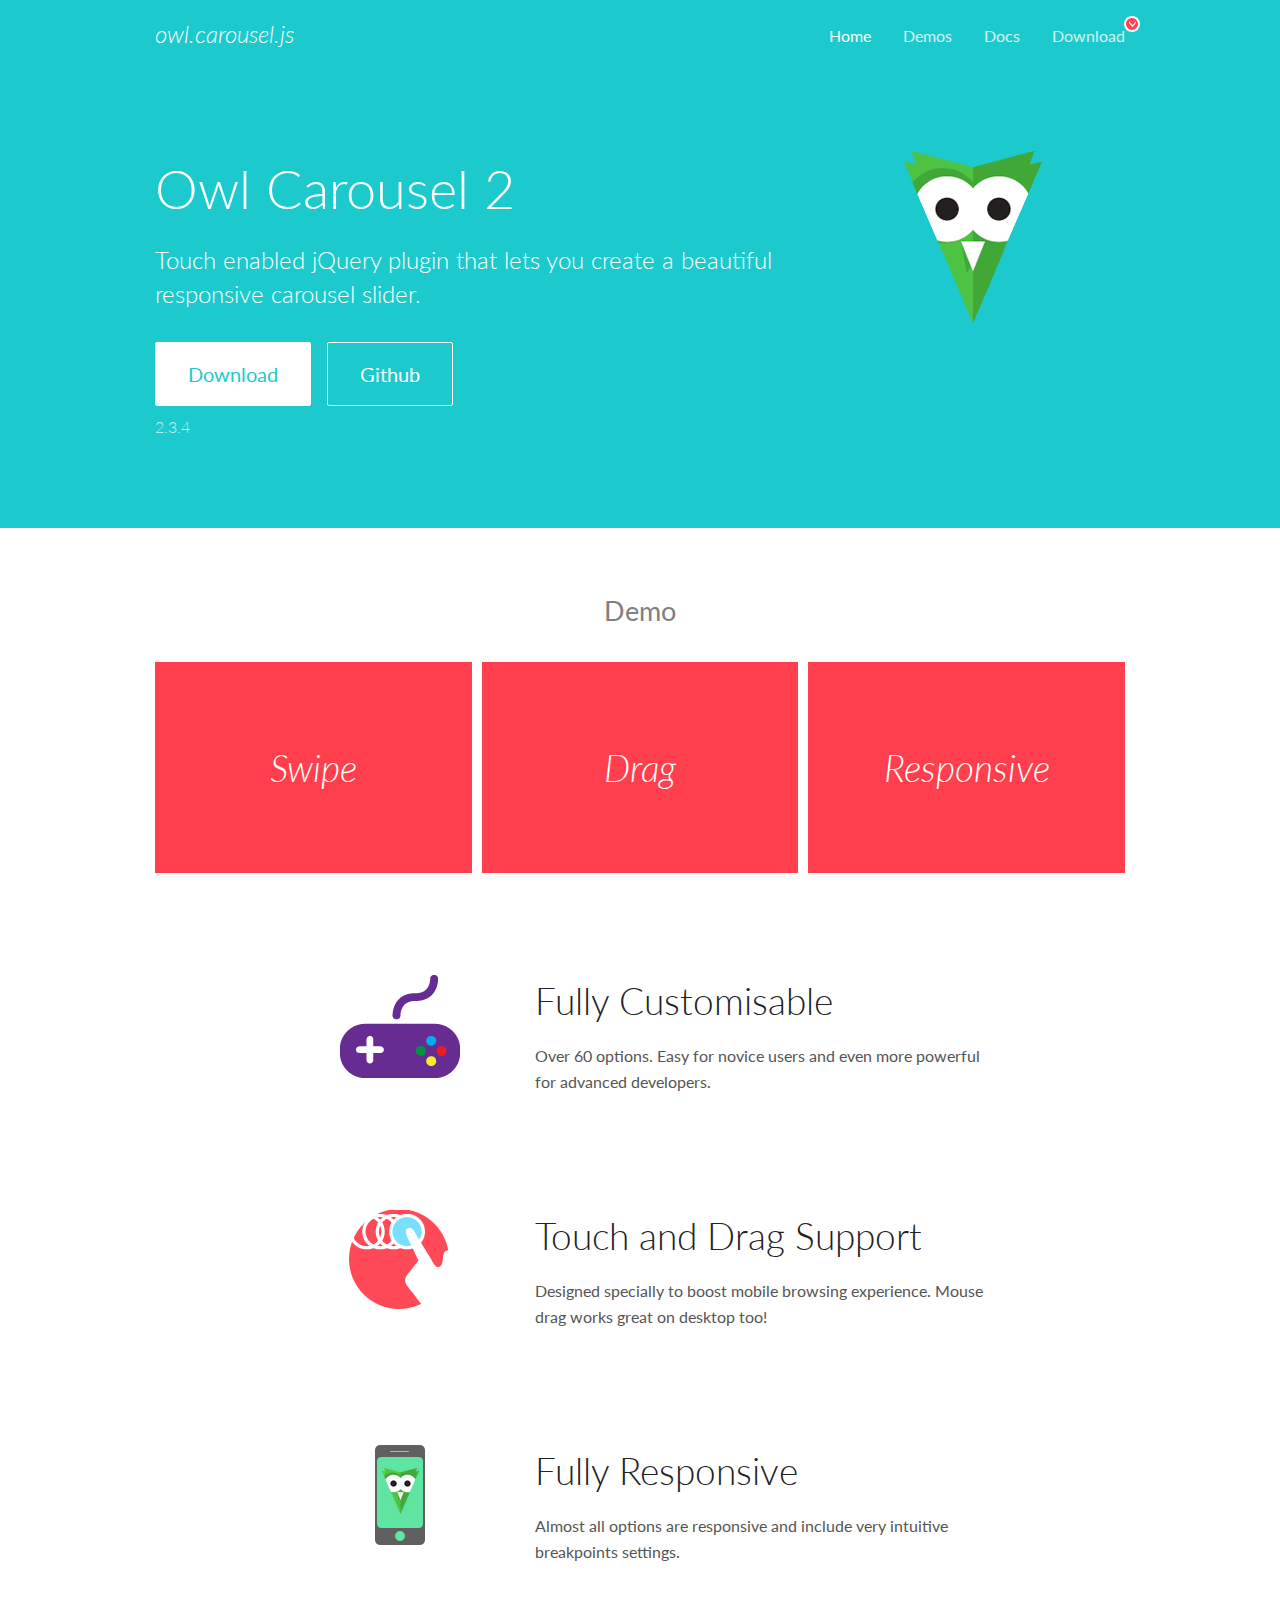
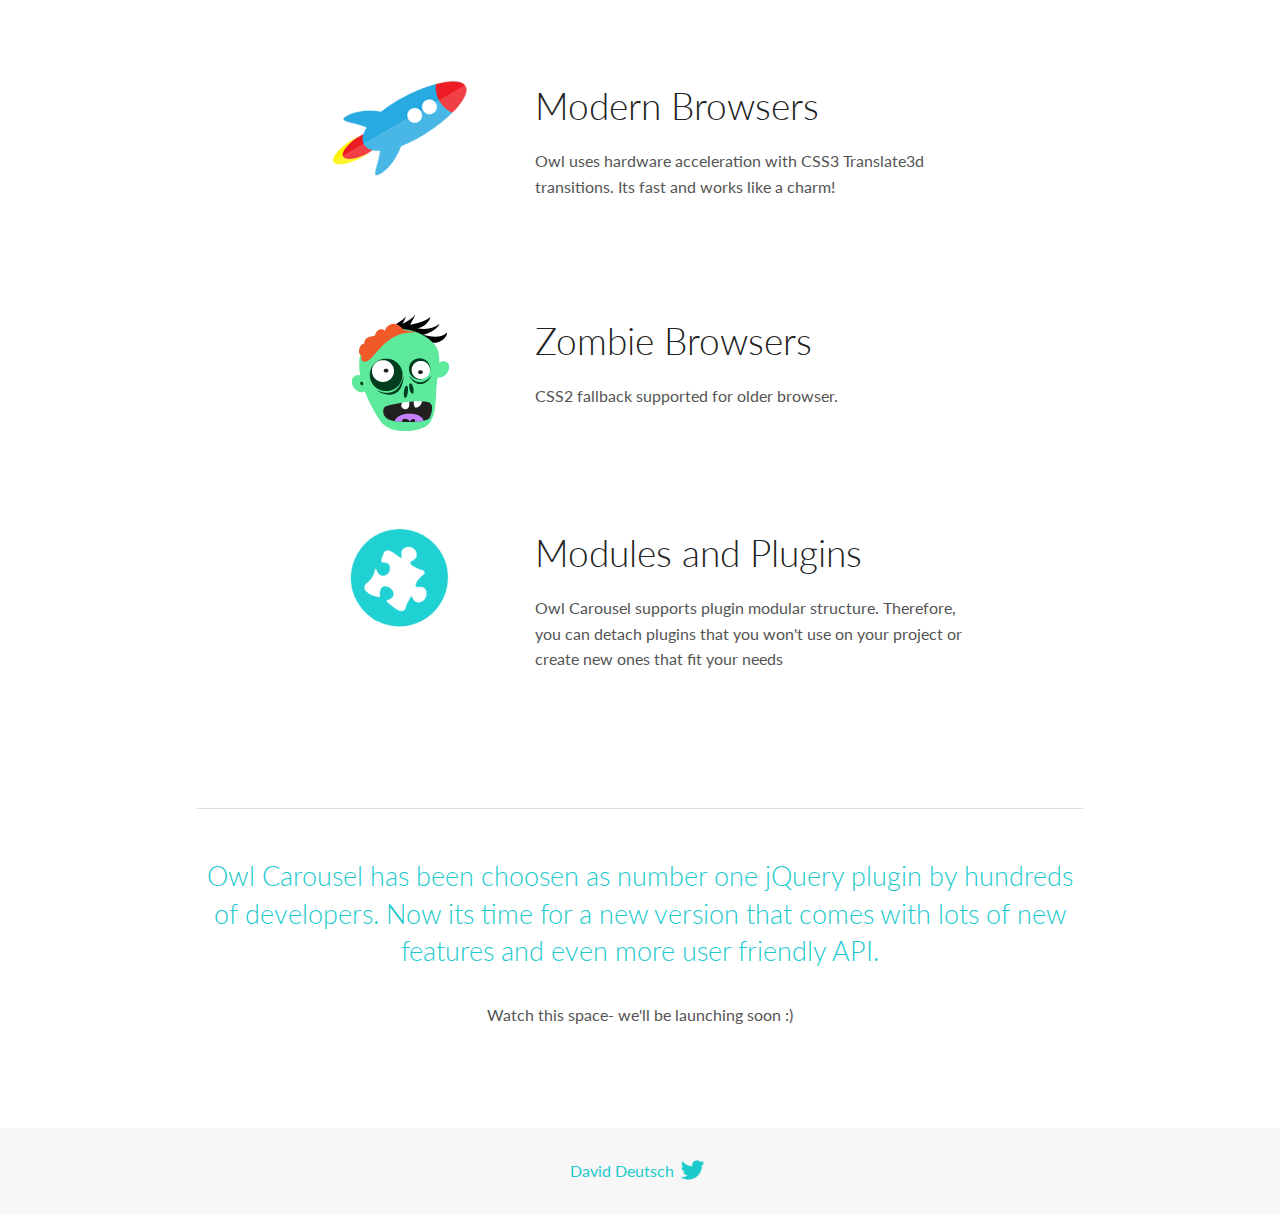
<file: owl/OwlCarousel2-2.3.4/docs/index.html>
<!DOCTYPE html>
<html lang="en">
  <head>

    <!-- head -->
    <meta charset="utf-8">
    <meta name="msapplication-tap-highlight" content="no" />
    <meta name="viewport" content="width=device-width, initial-scale=1.0" />
    <meta name="description" content="Touch enabled jQuery plugin that lets you create beautiful responsive carousel slider.">
    <meta name="author" content="David Deutsch">
    <title>
      Home | Owl Carousel | 2.3.4
    </title>

    <!-- Stylesheets -->
    <link href='https://fonts.googleapis.com/css?family=Lato:300,400,700,400italic,300italic' rel='stylesheet' type='text/css'>
    <link rel="stylesheet" href="assets/css/docs.theme.min.css">

    <!-- Owl Stylesheets -->
    <link rel="stylesheet" href="assets/owlcarousel/assets/owl.carousel.min.css">
    <link rel="stylesheet" href="assets/owlcarousel/assets/owl.theme.default.min.css">

    <!-- HTML5 shim and Respond.js IE8 support of HTML5 elements and media queries -->

    <!--[if lt IE 9]>
      <script src="https://oss.maxcdn.com/libs/html5shiv/3.7.0/html5shiv.js"></script>
      <script src="https://oss.maxcdn.com/libs/respond.js/1.3.0/respond.min.js"></script>
    <![endif]-->

    <!-- Favicons -->
    <link rel="apple-touch-icon-precomposed" sizes="144x144" href="assets/ico/apple-touch-icon-144-precomposed.png">
    <link rel="shortcut icon" href="assets/ico/favicon.png">
    <link rel="shortcut icon" href="favicon.ico">

    <!-- Yeah i know js should not be in header. Its required for demos.-->

    <!-- javascript -->
    <script src="assets/vendors/jquery.min.js"></script>
    <script src="assets/owlcarousel/owl.carousel.js"></script>
  </head>
  <body>

    <!-- header -->
    <header class="header">
      <div class="row">
        <div class="large-12 columns">
          <div class="brand left">
            <h3>
              <a href="/OwlCarousel2/">owl.carousel.js</a> 
            </h3>
          </div>
          <a id="toggle-nav" class="right">
            <span></span> <span></span> <span></span> 
          </a> 
          <div class="nav-bar">
            <ul class="clearfix">
              <li class="active">
                <a href="/OwlCarousel2/index.html">Home</a> 
              </li>
              <li> <a href="/OwlCarousel2/demos/demos.html">Demos</a>  </li>
              <li> <a href="/OwlCarousel2/docs/started-welcome.html">Docs</a>  </li>
              <li>
                <a href="https://github.com/OwlCarousel2/OwlCarousel2/archive/2.3.4.zip">Download</a> 
                <span class="download"></span> 
              </li>
            </ul>
          </div>
        </div>
      </div>
    </header>

    <!-- home panel -->
    <section id="hero">
      <div class="row">
        <div class="large-8 medium-8 columns">
          <h1>Owl Carousel 2</h1>
          <h4>Touch enabled jQuery plugin that lets you create a beautiful responsive carousel slider.</h4>
          <a href="https://github.com/OwlCarousel2/OwlCarousel2/archive/2.3.4.zip" class="hero-button">Download</a> 
          <a href="https://github.com/OwlCarousel2/OwlCarousel2" class="hero-button outline">Github</a> 
          <p>2.3.4</p>
        </div>
        <div class="large-4 medium-4 columns">
          <img class="owl-logo" src="assets/img/owl-logo.png" alt="mr. Owl">
        </div>
      </div>
    </section>

    <!-- body -->
    <div class="home-demo">
      <div class="row">
        <div class="large-12 columns">
          <h3>Demo</h3>
          <div class="owl-carousel">
            <div class="item">
              <h2>Swipe</h2>
            </div>
            <div class="item">
              <h2>Drag</h2>
            </div>
            <div class="item">
              <h2>Responsive</h2>
            </div>
            <div class="item">
              <h2>CSS3</h2>
            </div>
            <div class="item">
              <h2>Fast</h2>
            </div>
            <div class="item">
              <h2>Easy</h2>
            </div>
            <div class="item">
              <h2>Free</h2>
            </div>
            <div class="item">
              <h2>Upgradable</h2>
            </div>
            <div class="item">
              <h2>Tons of options</h2>
            </div>
            <div class="item">
              <h2>Infinity</h2>
            </div>
            <div class="item">
              <h2>Auto Width</h2>
            </div>
          </div>
        </div>
      </div>
    </div>
    <script>
      var owl = $('.owl-carousel');
      owl.owlCarousel({
        margin: 10,
        loop: true,
        responsive: {
          0: {
            items: 1
          },
          600: {
            items: 2
          },
          1000: {
            items: 3
          }
        }
      })
    </script>

    <!-- features -->
    <div id="features">
      <div class="row">
        <div class="small-12 medium-9 small-centered columns">
          <section class="row feature">
            <div class="medium-4 small-12 columns">
              <img src="assets/img/feature-options.png" alt="">
            </div>
            <div class="medium-8 small-12 columns">
              <h2>Fully Customisable</h2>
              <p>Over 60 options. Easy for novice users and even more powerful for advanced developers.</p>
            </div>
          </section>
          <section class="row feature">
            <div class="medium-4 small-12 columns">
              <img src="assets/img/feature-drag.png" alt="">
            </div>
            <div class="medium-8 small-12 columns">
              <h2>Touch and Drag Support</h2>
              <p>Designed specially to boost mobile browsing experience. Mouse drag works great on desktop too!</p>
            </div>
          </section>
          <section class="row feature">
            <div class="medium-4 small-12 columns">
              <img src="assets/img/feature-responsive.png" alt="">
            </div>
            <div class="medium-8 small-12 columns">
              <h2>Fully Responsive</h2>
              <p>Almost all options are responsive and include very intuitive breakpoints settings.</p>
            </div>
          </section>
          <section class="row feature">
            <div class="medium-4 small-12 columns">
              <img src="assets/img/feature-modern.png" alt="">
            </div>
            <div class="medium-8 small-12 columns">
              <h2>Modern Browsers</h2>
              <p>Owl uses hardware acceleration with CSS3 Translate3d transitions. Its fast and works like a charm! </p>
            </div>
          </section>
          <section class="row feature">
            <div class="medium-4 small-12 columns">
              <img src="assets/img/feature-zombie.png" alt="">
            </div>
            <div class="medium-8 small-12 columns">
              <h2>Zombie Browsers</h2>
              <p>CSS2 fallback supported for older browser.</p>
            </div>
          </section>
          <section class="row feature">
            <div class="medium-4 small-12 columns">
              <img src="assets/img/feature-module.png" alt="">
            </div>
            <div class="medium-8 small-12 columns">
              <h2>Modules and Plugins</h2>
              <p>Owl Carousel supports plugin modular structure. Therefore, you can detach plugins that you won&#x27;t use on your project or create new ones that fit your needs</p>
            </div>
          </section>
        </div>
      </div>
    </div>

    <!-- footer -->
    <section id="teaser-text">
      <div class="row">
        <div class="small-12 medium-11 small-centered columns">
          <hr>
          <h3 id="owl-carousel-has-been-choosen-as-number-one-jquery-plugin-by-hundreds-of-developers-now-its-time-for-a-new-version-that-comes-with-lots-of-new-features-and-even-more-user-friendly-api-">Owl Carousel has been choosen as number one jQuery plugin by hundreds of developers. Now its time for a new version that comes with lots of new features and even more user friendly API.</h3>
          <p>Watch this space- we&#39;ll be launching soon :)</p>
        </div>
      </div>
    </section>

    <!-- footer -->
    <footer class="footer">
      <div class="row">
        <div class="large-12 columns">
          <h5>
            <a href="/OwlCarousel2/docs/support-contact.html">David Deutsch</a> 
            <a id="custom-tweet-button" href="https://twitter.com/share?url=https://github.com/OwlCarousel2/OwlCarousel2&text=Owl Carousel - This is so awesome! " target="_blank"></a> 
          </h5>
        </div>
      </div>
    </footer>

    <!-- vendors -->
    <script src="assets/vendors/highlight.js"></script>
    <script src="assets/js/app.js"></script>
  </body>
</html>
</file>
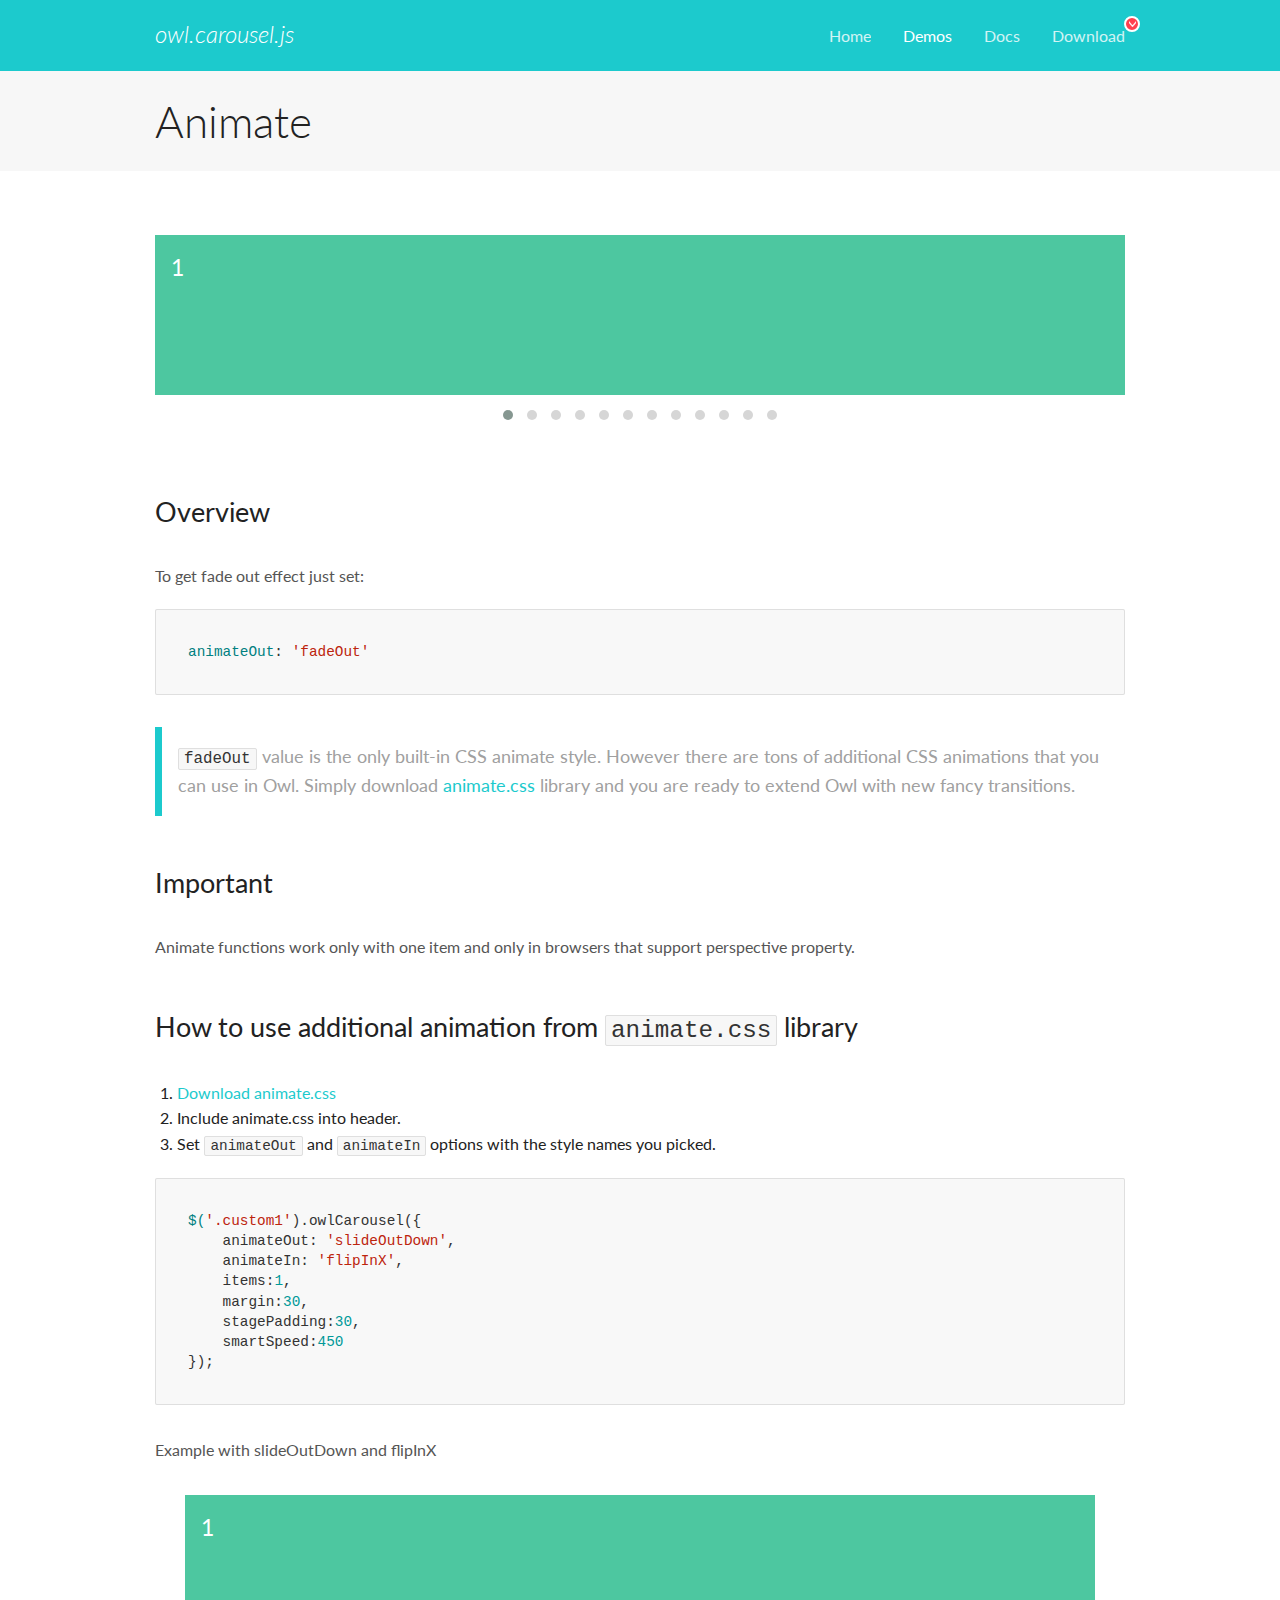
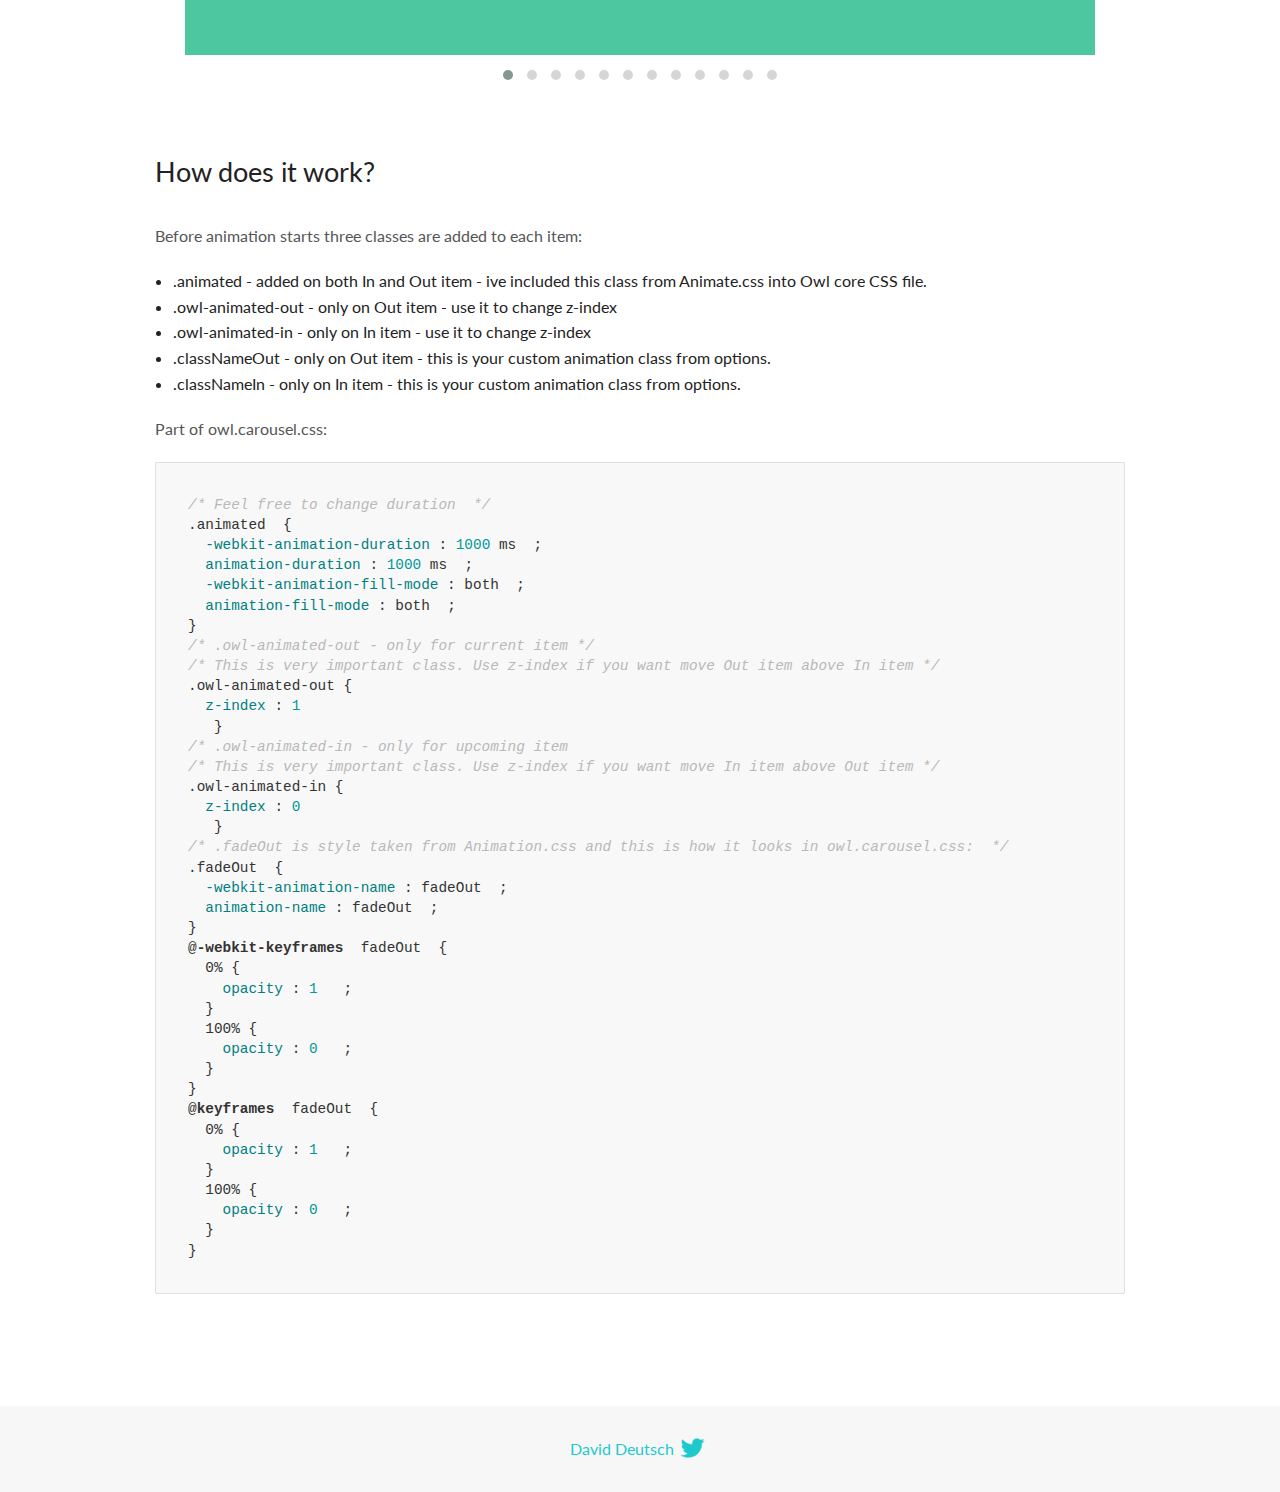
<file: owl/OwlCarousel2-2.3.4/docs/demos/animate.html>
<!DOCTYPE html>
<html lang="en">
  <head>

    <!-- head -->
    <meta charset="utf-8">
    <meta name="msapplication-tap-highlight" content="no" />
    <meta name="viewport" content="width=device-width, initial-scale=1.0" />
    <meta name="description" content="Animate carousel">
    <meta name="author" content="David Deutsch">
    <title>
      Animate Demo | Owl Carousel | 2.3.4
    </title>

    <!-- Stylesheets -->
    <link href='https://fonts.googleapis.com/css?family=Lato:300,400,700,400italic,300italic' rel='stylesheet' type='text/css'>
    <link rel="stylesheet" href="../assets/css/docs.theme.min.css">

    <!-- Owl Stylesheets -->
    <link rel="stylesheet" href="../assets/owlcarousel/assets/owl.carousel.min.css">
    <link rel="stylesheet" href="../assets/owlcarousel/assets/owl.theme.default.min.css">

    <!-- HTML5 shim and Respond.js IE8 support of HTML5 elements and media queries -->

    <!--[if lt IE 9]>
      <script src="https://oss.maxcdn.com/libs/html5shiv/3.7.0/html5shiv.js"></script>
      <script src="https://oss.maxcdn.com/libs/respond.js/1.3.0/respond.min.js"></script>
    <![endif]-->

    <!-- Favicons -->
    <link rel="apple-touch-icon-precomposed" sizes="144x144" href="../assets/ico/apple-touch-icon-144-precomposed.png">
    <link rel="shortcut icon" href="../assets/ico/favicon.png">
    <link rel="shortcut icon" href="favicon.ico">

    <!-- Yeah i know js should not be in header. Its required for demos.-->

    <!-- javascript -->
    <script src="../assets/vendors/jquery.min.js"></script>
    <script src="../assets/owlcarousel/owl.carousel.js"></script>
  </head>
  <body>

    <!-- header -->
    <header class="header">
      <div class="row">
        <div class="large-12 columns">
          <div class="brand left">
            <h3>
              <a href="/OwlCarousel2/">owl.carousel.js</a> 
            </h3>
          </div>
          <a id="toggle-nav" class="right">
            <span></span> <span></span> <span></span> 
          </a> 
          <div class="nav-bar">
            <ul class="clearfix">
              <li> <a href="/OwlCarousel2/index.html">Home</a>  </li>
              <li class="active">
                <a href="/OwlCarousel2/demos/demos.html">Demos</a> 
              </li>
              <li> <a href="/OwlCarousel2/docs/started-welcome.html">Docs</a>  </li>
              <li>
                <a href="https://github.com/OwlCarousel2/OwlCarousel2/archive/2.3.4.zip">Download</a> 
                <span class="download"></span> 
              </li>
            </ul>
          </div>
        </div>
      </div>
    </header>

    <!-- title -->
    <section class="title">
      <div class="row">
        <div class="large-12 columns">
          <h1>Animate</h1>
        </div>
      </div>
    </section>

    <!--  Demos -->
    <section id="demos">
      <div class="row">
        <div class="large-12 columns">
          <div class="fadeOut owl-carousel owl-theme">
            <div class="item">
              <h4>1</h4>
            </div>
            <div class="item">
              <h4>2</h4>
            </div>
            <div class="item">
              <h4>3</h4>
            </div>
            <div class="item">
              <h4>4</h4>
            </div>
            <div class="item">
              <h4>5</h4>
            </div>
            <div class="item">
              <h4>6</h4>
            </div>
            <div class="item">
              <h4>7</h4>
            </div>
            <div class="item">
              <h4>8</h4>
            </div>
            <div class="item">
              <h4>9</h4>
            </div>
            <div class="item">
              <h4>10</h4>
            </div>
            <div class="item">
              <h4>11</h4>
            </div>
            <div class="item">
              <h4>12</h4>
            </div>
          </div>
          <h3 id="overview">Overview</h3>
          <p>To get fade out effect just set:</p>
          <pre><code>animateOut: &#39;fadeOut&#39;</code></pre>
          <blockquote>
            <p><code>fadeOut</code> value is the only built-in CSS animate style. However there are tons of additional CSS animations that you can use in Owl. Simply download
              <a href="https://daneden.github.io/animate.css/">animate.css</a>  library and you are ready to extend Owl with new fancy transitions.</p>
          </blockquote>
          <h3 id="important">Important</h3>
          <p>Animate functions work only with one item and only in browsers that support perspective property.</p>
          <h3 id="how-to-use-additional-animation-from-animate-css-library">How to use additional animation from <code>animate.css</code> library</h3>
          <ol>
            <li> <a href="https://daneden.github.io/animate.css/">Download animate.css</a>  </li>
            <li>Include animate.css into header.</li>
            <li>Set <code>animateOut</code> and <code>animateIn</code> options with the style names you picked.</li>
          </ol>
          <pre><code>$(&#39;.custom1&#39;).owlCarousel({
    animateOut: &#39;slideOutDown&#39;,
    animateIn: &#39;flipInX&#39;,
    items:1,
    margin:30,
    stagePadding:30,
    smartSpeed:450
});</code></pre>
          <p>Example with slideOutDown and flipInX</p>
          <div class="custom1 owl-carousel owl-theme">
            <div class="item">
              <h4>1</h4>
            </div>
            <div class="item">
              <h4>2</h4>
            </div>
            <div class="item">
              <h4>3</h4>
            </div>
            <div class="item">
              <h4>4</h4>
            </div>
            <div class="item">
              <h4>5</h4>
            </div>
            <div class="item">
              <h4>6</h4>
            </div>
            <div class="item">
              <h4>7</h4>
            </div>
            <div class="item">
              <h4>8</h4>
            </div>
            <div class="item">
              <h4>9</h4>
            </div>
            <div class="item">
              <h4>10</h4>
            </div>
            <div class="item">
              <h4>11</h4>
            </div>
            <div class="item">
              <h4>12</h4>
            </div>
          </div>
          <h3 id="how-does-it-work-">How does it work?</h3>
          <p>Before animation starts three classes are added to each item:</p>
          <ul>
            <li>.animated - added on both In and Out item - ive included this class from Animate.css into Owl core CSS file.</li>
            <li>.owl-animated-out - only on Out item - use it to change z-index</li>
            <li>.owl-animated-in - only on In item - use it to change z-index</li>
            <li>.classNameOut - only on Out item - this is your custom animation class from options.</li>
            <li>.classNameIn - only on In item - this is your custom animation class from options.</li>
          </ul>
          <p>Part of owl.carousel.css:</p>
          <pre><code class="language-css"><span class="comment">/* Feel free to change duration  */</span> 
<span class="class">.animated</span>  <span class="rules">{
  <span class="rule"><span class="attribute">-webkit-animation-duration</span> :<span class="value"> <span class="number">1000</span> ms</span> </span> ;
  <span class="rule"><span class="attribute">animation-duration</span> :<span class="value"> <span class="number">1000</span> ms</span> </span> ;
  <span class="rule"><span class="attribute">-webkit-animation-fill-mode</span> :<span class="value"> both</span> </span> ;
  <span class="rule"><span class="attribute">animation-fill-mode</span> :<span class="value"> both</span> </span> ;
<span class="rule">}</span> </span> 
<span class="comment">/* .owl-animated-out - only for current item */</span> 
<span class="comment">/* This is very important class. Use z-index if you want move Out item above In item */</span> 
<span class="class">.owl-animated-out</span> <span class="rules">{
  <span class="rule"><span class="attribute">z-index</span> :<span class="value"> <span class="number">1</span> 
</span> </span> </span> }
<span class="comment">/* .owl-animated-in - only for upcoming item
/* This is very important class. Use z-index if you want move In item above Out item */</span> 
<span class="class">.owl-animated-in</span> <span class="rules">{
  <span class="rule"><span class="attribute">z-index</span> :<span class="value"> <span class="number">0</span> 
</span> </span> </span> }
<span class="comment">/* .fadeOut is style taken from Animation.css and this is how it looks in owl.carousel.css:  */</span> 
<span class="class">.fadeOut</span>  <span class="rules">{
  <span class="rule"><span class="attribute">-webkit-animation-name</span> :<span class="value"> fadeOut</span> </span> ;
  <span class="rule"><span class="attribute">animation-name</span> :<span class="value"> fadeOut</span> </span> ;
<span class="rule">}</span> </span> 
<span class="at_rule">@<span class="keyword">-webkit-keyframes</span>  fadeOut </span> {
  0% <span class="rules">{
    <span class="rule"><span class="attribute">opacity</span> :<span class="value"> <span class="number">1</span> </span> </span> ;
  <span class="rule">}</span> </span> 
  100% <span class="rules">{
    <span class="rule"><span class="attribute">opacity</span> :<span class="value"> <span class="number">0</span> </span> </span> ;
  <span class="rule">}</span> </span> 
}
<span class="at_rule">@<span class="keyword">keyframes</span>  fadeOut </span> {
  0% <span class="rules">{
    <span class="rule"><span class="attribute">opacity</span> :<span class="value"> <span class="number">1</span> </span> </span> ;
  <span class="rule">}</span> </span> 
  100% <span class="rules">{
    <span class="rule"><span class="attribute">opacity</span> :<span class="value"> <span class="number">0</span> </span> </span> ;
  <span class="rule">}</span> </span> 
}</code></pre>
          <link rel="stylesheet" href="../assets/css/animate.css">
          <script>
            jQuery(document).ready(function($) {
              $('.fadeOut').owlCarousel({
                items: 1,
                animateOut: 'fadeOut',
                loop: true,
                margin: 10,
              });
              $('.custom1').owlCarousel({
                animateOut: 'slideOutDown',
                animateIn: 'flipInX',
                items: 1,
                margin: 30,
                stagePadding: 30,
                smartSpeed: 450
              });
            });
          </script>
        </div>
      </div>
    </section>

    <!-- footer -->
    <footer class="footer">
      <div class="row">
        <div class="large-12 columns">
          <h5>
            <a href="/OwlCarousel2/docs/support-contact.html">David Deutsch</a> 
            <a id="custom-tweet-button" href="https://twitter.com/share?url=https://github.com/OwlCarousel2/OwlCarousel2&text=Owl Carousel - This is so awesome! " target="_blank"></a> 
          </h5>
        </div>
      </div>
    </footer>

    <!-- vendors -->
    <script src="../assets/vendors/highlight.js"></script>
    <script src="../assets/js/app.js"></script>
  </body>
</html>
</file>
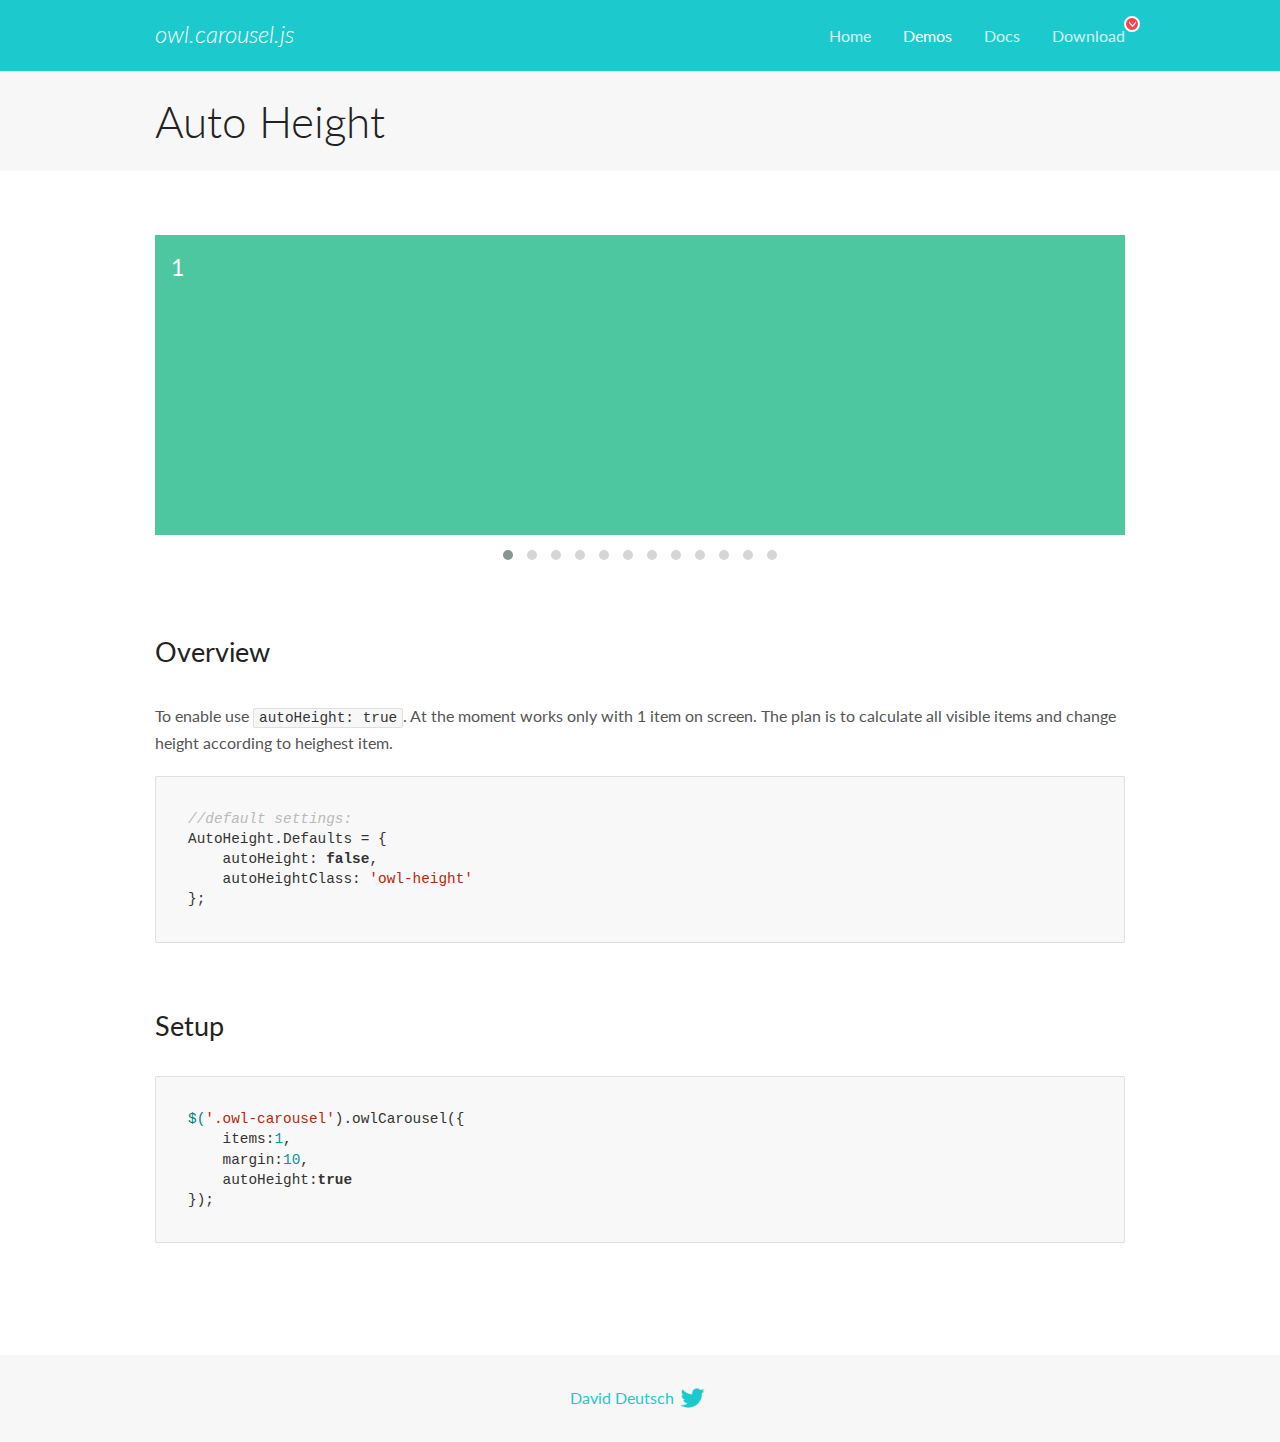
<file: owl/OwlCarousel2-2.3.4/docs/demos/autoheight.html>
<!DOCTYPE html>
<html lang="en">
  <head>

    <!-- head -->
    <meta charset="utf-8">
    <meta name="msapplication-tap-highlight" content="no" />
    <meta name="viewport" content="width=device-width, initial-scale=1.0" />
    <meta name="description" content="autoHeight usage demo">
    <meta name="author" content="David Deutsch">
    <title>
      Auto Height Demo | Owl Carousel | 2.3.4
    </title>

    <!-- Stylesheets -->
    <link href='https://fonts.googleapis.com/css?family=Lato:300,400,700,400italic,300italic' rel='stylesheet' type='text/css'>
    <link rel="stylesheet" href="../assets/css/docs.theme.min.css">

    <!-- Owl Stylesheets -->
    <link rel="stylesheet" href="../assets/owlcarousel/assets/owl.carousel.min.css">
    <link rel="stylesheet" href="../assets/owlcarousel/assets/owl.theme.default.min.css">

    <!-- HTML5 shim and Respond.js IE8 support of HTML5 elements and media queries -->

    <!--[if lt IE 9]>
      <script src="https://oss.maxcdn.com/libs/html5shiv/3.7.0/html5shiv.js"></script>
      <script src="https://oss.maxcdn.com/libs/respond.js/1.3.0/respond.min.js"></script>
    <![endif]-->

    <!-- Favicons -->
    <link rel="apple-touch-icon-precomposed" sizes="144x144" href="../assets/ico/apple-touch-icon-144-precomposed.png">
    <link rel="shortcut icon" href="../assets/ico/favicon.png">
    <link rel="shortcut icon" href="favicon.ico">

    <!-- Yeah i know js should not be in header. Its required for demos.-->

    <!-- javascript -->
    <script src="../assets/vendors/jquery.min.js"></script>
    <script src="../assets/owlcarousel/owl.carousel.js"></script>
  </head>
  <body>

    <!-- header -->
    <header class="header">
      <div class="row">
        <div class="large-12 columns">
          <div class="brand left">
            <h3>
              <a href="/OwlCarousel2/">owl.carousel.js</a> 
            </h3>
          </div>
          <a id="toggle-nav" class="right">
            <span></span> <span></span> <span></span> 
          </a> 
          <div class="nav-bar">
            <ul class="clearfix">
              <li> <a href="/OwlCarousel2/index.html">Home</a>  </li>
              <li class="active">
                <a href="/OwlCarousel2/demos/demos.html">Demos</a> 
              </li>
              <li> <a href="/OwlCarousel2/docs/started-welcome.html">Docs</a>  </li>
              <li>
                <a href="https://github.com/OwlCarousel2/OwlCarousel2/archive/2.3.4.zip">Download</a> 
                <span class="download"></span> 
              </li>
            </ul>
          </div>
        </div>
      </div>
    </header>

    <!-- title -->
    <section class="title">
      <div class="row">
        <div class="large-12 columns">
          <h1>Auto Height</h1>
        </div>
      </div>
    </section>

    <!--  Demos -->
    <section id="demos">
      <div class="row">
        <div class="large-12 columns">
          <div class="owl-carousel owl-theme">
            <div class="item" style="height:300px">
              <h4>1</h4>
            </div>
            <div class="item" style="height:100px">
              <h4>2</h4>
            </div>
            <div class="item" style="height:500px">
              <h4>3</h4>
            </div>
            <div class="item" style="height:250px">
              <h4>4</h4>
            </div>
            <div class="item" style="height:400px">
              <h4>5</h4>
            </div>
            <div class="item" style="height:500px">
              <h4>6</h4>
            </div>
            <div class="item" style="height:600px">
              <h4>7</h4>
            </div>
            <div class="item" style="height:400px">
              <h4>8</h4>
            </div>
            <div class="item" style="height:300px">
              <h4>9</h4>
            </div>
            <div class="item" style="height:350px">
              <h4>10</h4>
            </div>
            <div class="item" style="height:200px">
              <h4>11</h4>
            </div>
            <div class="item" style="height:150px">
              <h4>12</h4>
            </div>
          </div>
          <h3 id="overview">Overview</h3>
          <p>To enable use <code>autoHeight: true</code>. At the moment works only with 1 item on screen. The plan is to calculate all visible items and change height according to heighest item.</p>
          <pre><code>//default settings:
AutoHeight.Defaults = {
    autoHeight: false,
    autoHeightClass: &#39;owl-height&#39;
};</code></pre>
          <h3 id="setup">Setup</h3>
          <pre><code>$(&#39;.owl-carousel&#39;).owlCarousel({
    items:1,
    margin:10,
    autoHeight:true
});</code></pre>
          <script>
            $(document).ready(function() {
              $('.owl-carousel').owlCarousel({
                items: 1,
                margin: 10,
                autoHeight: true
              });
            })
          </script>
        </div>
      </div>
    </section>

    <!-- footer -->
    <footer class="footer">
      <div class="row">
        <div class="large-12 columns">
          <h5>
            <a href="/OwlCarousel2/docs/support-contact.html">David Deutsch</a> 
            <a id="custom-tweet-button" href="https://twitter.com/share?url=https://github.com/OwlCarousel2/OwlCarousel2&text=Owl Carousel - This is so awesome! " target="_blank"></a> 
          </h5>
        </div>
      </div>
    </footer>

    <!-- vendors -->
    <script src="../assets/vendors/highlight.js"></script>
    <script src="../assets/js/app.js"></script>
  </body>
</html>
</file>
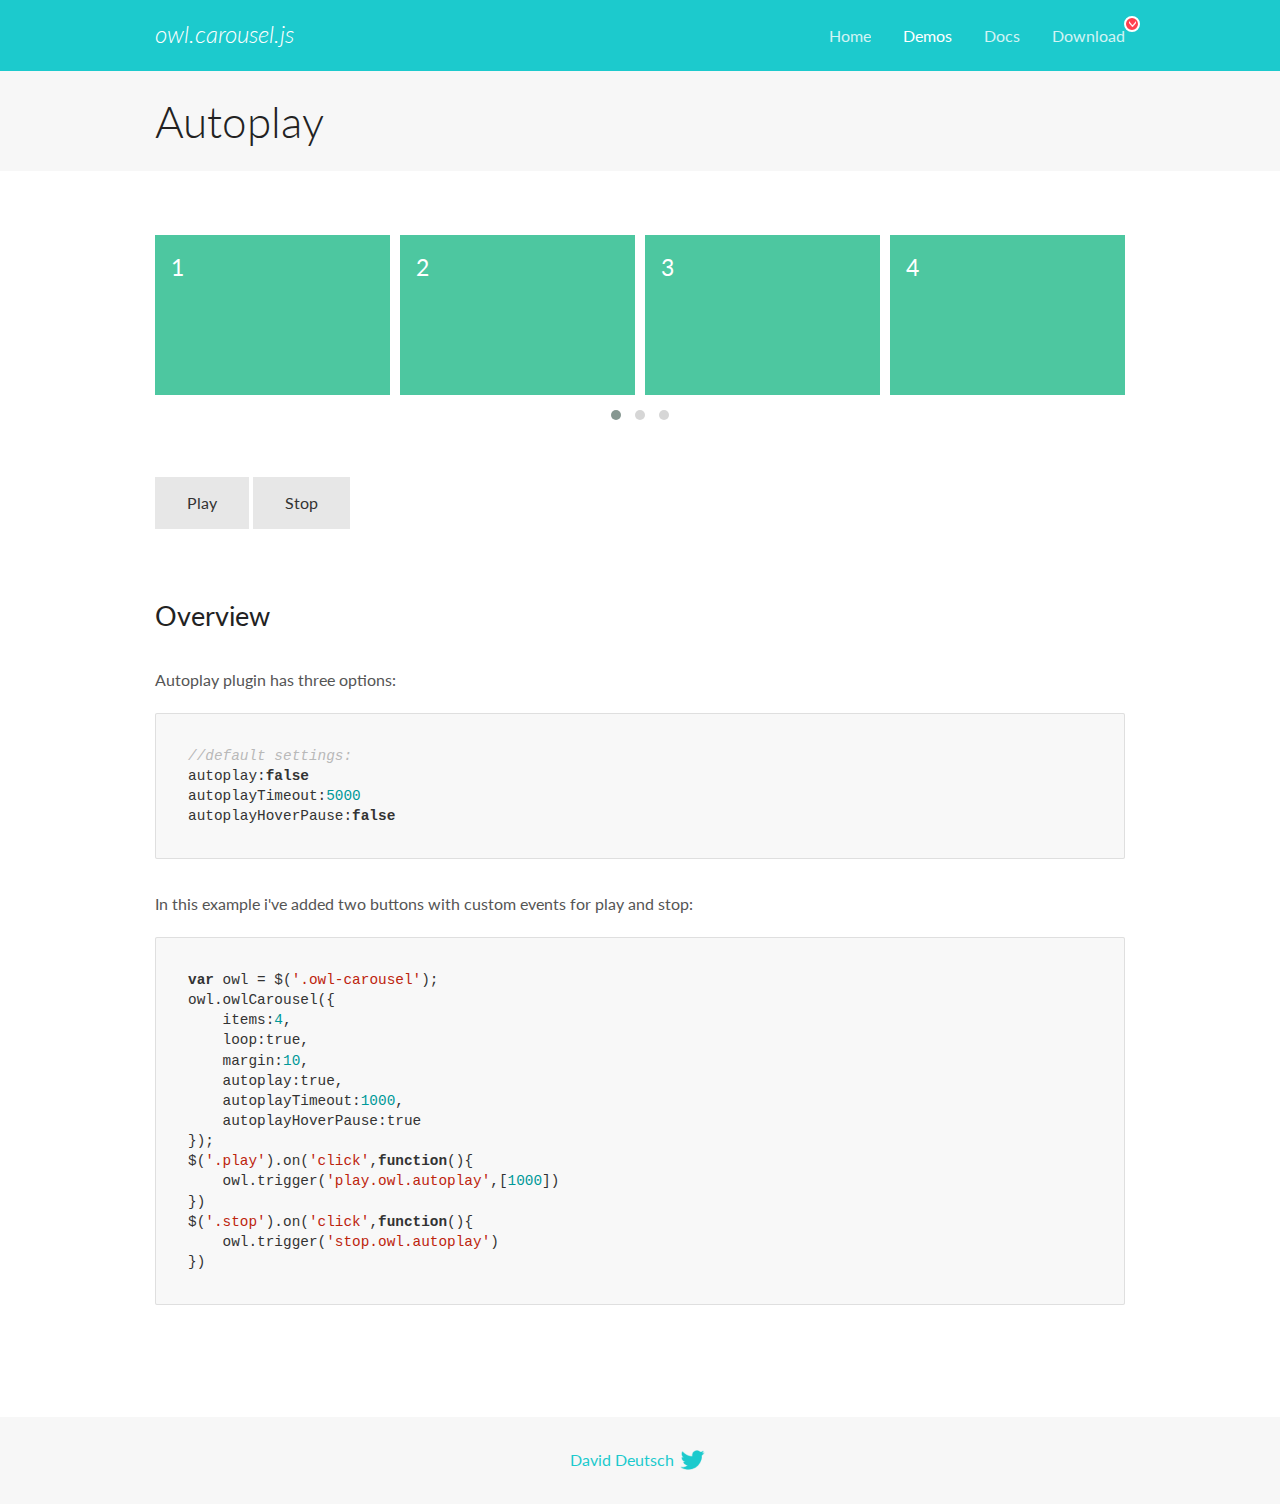
<file: owl/OwlCarousel2-2.3.4/docs/demos/autoplay.html>
<!DOCTYPE html>
<html lang="en">
  <head>

    <!-- head -->
    <meta charset="utf-8">
    <meta name="msapplication-tap-highlight" content="no" />
    <meta name="viewport" content="width=device-width, initial-scale=1.0" />
    <meta name="description" content="Autoplay usage demo">
    <meta name="author" content="David Deutsch">
    <title>
      Autoplay Demo | Owl Carousel | 2.3.4
    </title>

    <!-- Stylesheets -->
    <link href='https://fonts.googleapis.com/css?family=Lato:300,400,700,400italic,300italic' rel='stylesheet' type='text/css'>
    <link rel="stylesheet" href="../assets/css/docs.theme.min.css">

    <!-- Owl Stylesheets -->
    <link rel="stylesheet" href="../assets/owlcarousel/assets/owl.carousel.min.css">
    <link rel="stylesheet" href="../assets/owlcarousel/assets/owl.theme.default.min.css">

    <!-- HTML5 shim and Respond.js IE8 support of HTML5 elements and media queries -->

    <!--[if lt IE 9]>
      <script src="https://oss.maxcdn.com/libs/html5shiv/3.7.0/html5shiv.js"></script>
      <script src="https://oss.maxcdn.com/libs/respond.js/1.3.0/respond.min.js"></script>
    <![endif]-->

    <!-- Favicons -->
    <link rel="apple-touch-icon-precomposed" sizes="144x144" href="../assets/ico/apple-touch-icon-144-precomposed.png">
    <link rel="shortcut icon" href="../assets/ico/favicon.png">
    <link rel="shortcut icon" href="favicon.ico">

    <!-- Yeah i know js should not be in header. Its required for demos.-->

    <!-- javascript -->
    <script src="../assets/vendors/jquery.min.js"></script>
    <script src="../assets/owlcarousel/owl.carousel.js"></script>
  </head>
  <body>

    <!-- header -->
    <header class="header">
      <div class="row">
        <div class="large-12 columns">
          <div class="brand left">
            <h3>
              <a href="/OwlCarousel2/">owl.carousel.js</a> 
            </h3>
          </div>
          <a id="toggle-nav" class="right">
            <span></span> <span></span> <span></span> 
          </a> 
          <div class="nav-bar">
            <ul class="clearfix">
              <li> <a href="/OwlCarousel2/index.html">Home</a>  </li>
              <li class="active">
                <a href="/OwlCarousel2/demos/demos.html">Demos</a> 
              </li>
              <li> <a href="/OwlCarousel2/docs/started-welcome.html">Docs</a>  </li>
              <li>
                <a href="https://github.com/OwlCarousel2/OwlCarousel2/archive/2.3.4.zip">Download</a> 
                <span class="download"></span> 
              </li>
            </ul>
          </div>
        </div>
      </div>
    </header>

    <!-- title -->
    <section class="title">
      <div class="row">
        <div class="large-12 columns">
          <h1>Autoplay</h1>
        </div>
      </div>
    </section>

    <!--  Demos -->
    <section id="demos">
      <div class="row">
        <div class="large-12 columns">
          <div class="owl-carousel owl-theme">
            <div class="item">
              <h4>1</h4>
            </div>
            <div class="item">
              <h4>2</h4>
            </div>
            <div class="item">
              <h4>3</h4>
            </div>
            <div class="item">
              <h4>4</h4>
            </div>
            <div class="item">
              <h4>5</h4>
            </div>
            <div class="item">
              <h4>6</h4>
            </div>
            <div class="item">
              <h4>7</h4>
            </div>
            <div class="item">
              <h4>8</h4>
            </div>
            <div class="item">
              <h4>9</h4>
            </div>
            <div class="item">
              <h4>10</h4>
            </div>
            <div class="item">
              <h4>11</h4>
            </div>
            <div class="item">
              <h4>12</h4>
            </div>
          </div>
          <a class="button secondary play">Play</a> 
          <a class="button secondary stop">Stop</a> 
          <h3 id="overview">Overview</h3>
          <p>Autoplay plugin has three options:</p>
          <pre><code>//default settings:
autoplay:false
autoplayTimeout:5000
autoplayHoverPause:false</code></pre>
          <p>In this example i&#39;ve added two buttons with custom events for play and stop:</p>
          <pre><code>var owl = $(&#39;.owl-carousel&#39;);
owl.owlCarousel({
    items:4,
    loop:true,
    margin:10,
    autoplay:true,
    autoplayTimeout:1000,
    autoplayHoverPause:true
});
$(&#39;.play&#39;).on(&#39;click&#39;,function(){
    owl.trigger(&#39;play.owl.autoplay&#39;,[1000])
})
$(&#39;.stop&#39;).on(&#39;click&#39;,function(){
    owl.trigger(&#39;stop.owl.autoplay&#39;)
})</code></pre>
          <script>
            $(document).ready(function() {
              var owl = $('.owl-carousel');
              owl.owlCarousel({
                items: 4,
                loop: true,
                margin: 10,
                autoplay: true,
                autoplayTimeout: 1000,
                autoplayHoverPause: true
              });
              $('.play').on('click', function() {
                owl.trigger('play.owl.autoplay', [1000])
              })
              $('.stop').on('click', function() {
                owl.trigger('stop.owl.autoplay')
              })
            })
          </script>
        </div>
      </div>
    </section>

    <!-- footer -->
    <footer class="footer">
      <div class="row">
        <div class="large-12 columns">
          <h5>
            <a href="/OwlCarousel2/docs/support-contact.html">David Deutsch</a> 
            <a id="custom-tweet-button" href="https://twitter.com/share?url=https://github.com/OwlCarousel2/OwlCarousel2&text=Owl Carousel - This is so awesome! " target="_blank"></a> 
          </h5>
        </div>
      </div>
    </footer>

    <!-- vendors -->
    <script src="../assets/vendors/highlight.js"></script>
    <script src="../assets/js/app.js"></script>
  </body>
</html>
</file>
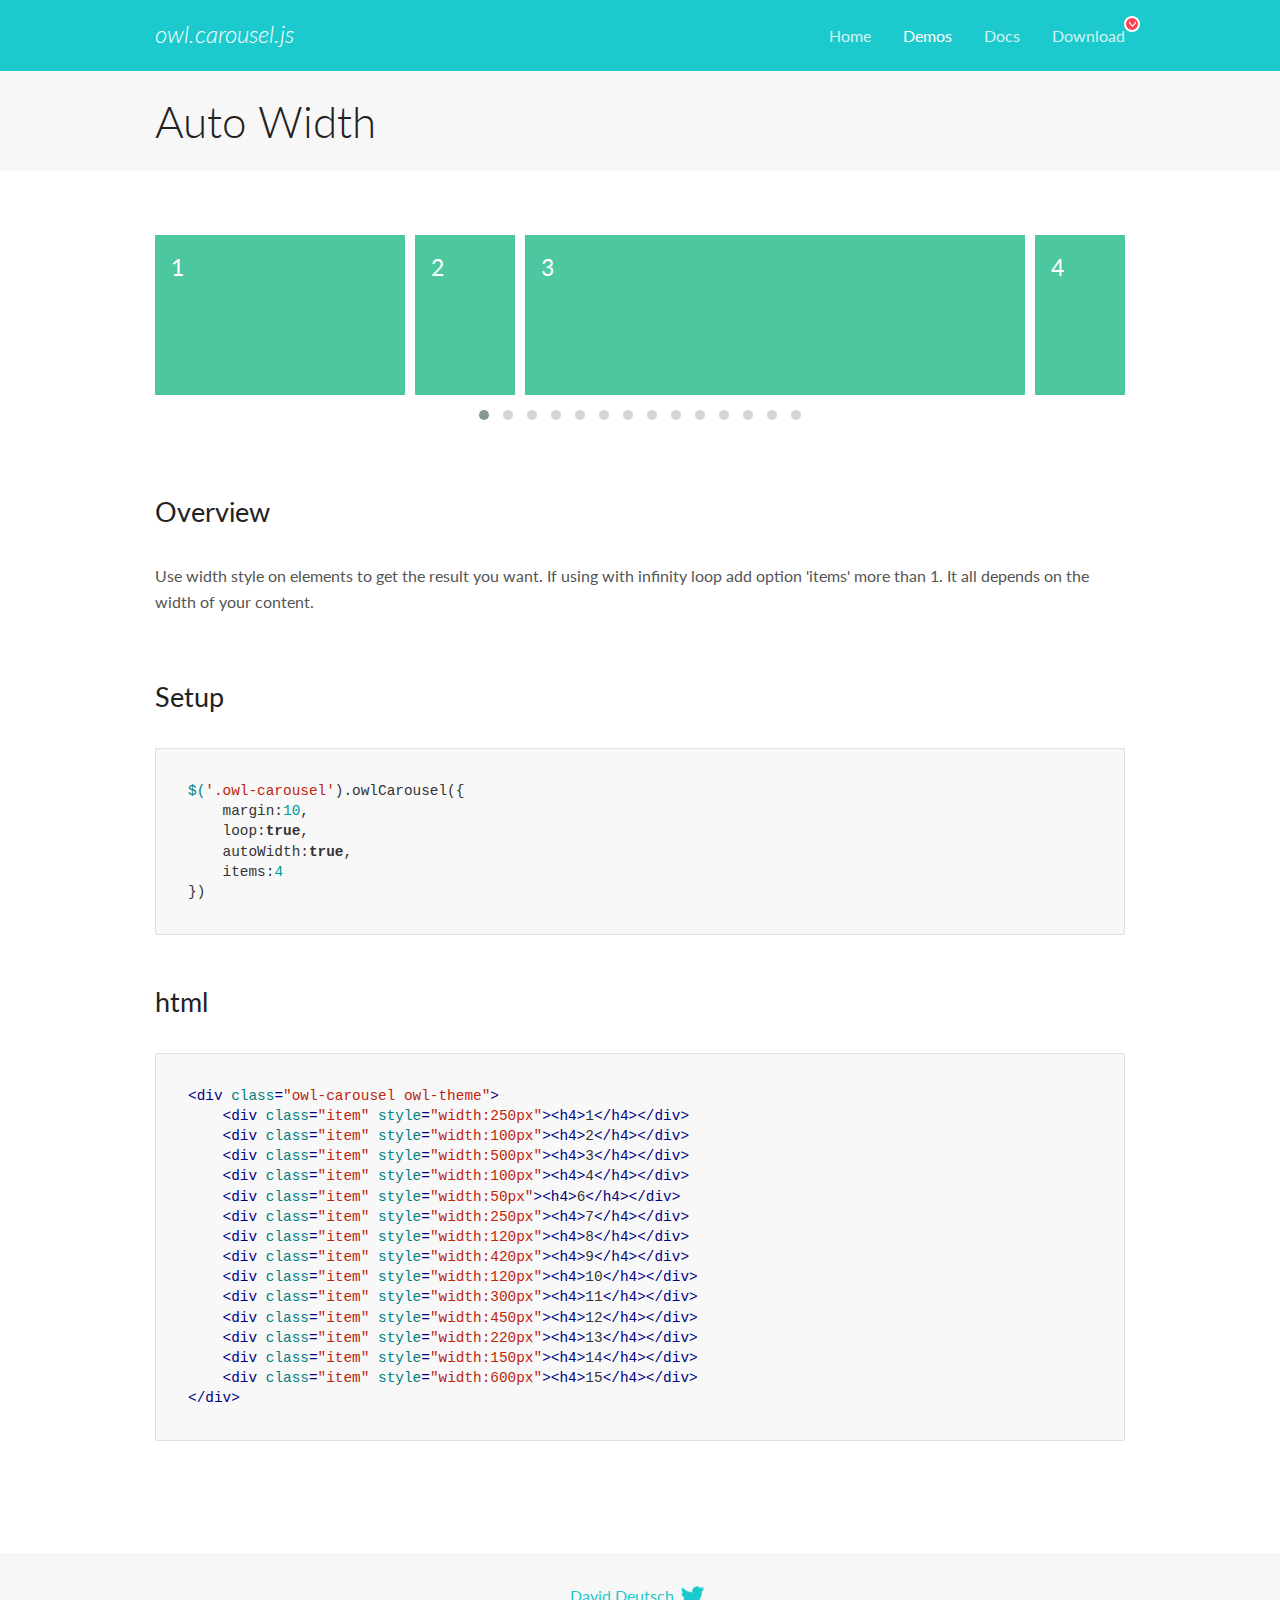
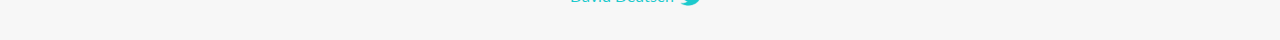
<file: owl/OwlCarousel2-2.3.4/docs/demos/autowidth.html>
<!DOCTYPE html>
<html lang="en">
  <head>

    <!-- head -->
    <meta charset="utf-8">
    <meta name="msapplication-tap-highlight" content="no" />
    <meta name="viewport" content="width=device-width, initial-scale=1.0" />
    <meta name="description" content="Auto Width">
    <meta name="author" content="David Deutsch">
    <title>
      Auto Width Demo | Owl Carousel | 2.3.4
    </title>

    <!-- Stylesheets -->
    <link href='https://fonts.googleapis.com/css?family=Lato:300,400,700,400italic,300italic' rel='stylesheet' type='text/css'>
    <link rel="stylesheet" href="../assets/css/docs.theme.min.css">

    <!-- Owl Stylesheets -->
    <link rel="stylesheet" href="../assets/owlcarousel/assets/owl.carousel.min.css">
    <link rel="stylesheet" href="../assets/owlcarousel/assets/owl.theme.default.min.css">

    <!-- HTML5 shim and Respond.js IE8 support of HTML5 elements and media queries -->

    <!--[if lt IE 9]>
      <script src="https://oss.maxcdn.com/libs/html5shiv/3.7.0/html5shiv.js"></script>
      <script src="https://oss.maxcdn.com/libs/respond.js/1.3.0/respond.min.js"></script>
    <![endif]-->

    <!-- Favicons -->
    <link rel="apple-touch-icon-precomposed" sizes="144x144" href="../assets/ico/apple-touch-icon-144-precomposed.png">
    <link rel="shortcut icon" href="../assets/ico/favicon.png">
    <link rel="shortcut icon" href="favicon.ico">

    <!-- Yeah i know js should not be in header. Its required for demos.-->

    <!-- javascript -->
    <script src="../assets/vendors/jquery.min.js"></script>
    <script src="../assets/owlcarousel/owl.carousel.js"></script>
  </head>
  <body>

    <!-- header -->
    <header class="header">
      <div class="row">
        <div class="large-12 columns">
          <div class="brand left">
            <h3>
              <a href="/OwlCarousel2/">owl.carousel.js</a> 
            </h3>
          </div>
          <a id="toggle-nav" class="right">
            <span></span> <span></span> <span></span> 
          </a> 
          <div class="nav-bar">
            <ul class="clearfix">
              <li> <a href="/OwlCarousel2/index.html">Home</a>  </li>
              <li class="active">
                <a href="/OwlCarousel2/demos/demos.html">Demos</a> 
              </li>
              <li> <a href="/OwlCarousel2/docs/started-welcome.html">Docs</a>  </li>
              <li>
                <a href="https://github.com/OwlCarousel2/OwlCarousel2/archive/2.3.4.zip">Download</a> 
                <span class="download"></span> 
              </li>
            </ul>
          </div>
        </div>
      </div>
    </header>

    <!-- title -->
    <section class="title">
      <div class="row">
        <div class="large-12 columns">
          <h1>Auto Width</h1>
        </div>
      </div>
    </section>

    <!--  Demos -->
    <section id="demos">
      <div class="row">
        <div class="large-12 columns">
          <div class="owl-carousel owl-theme">
            <div class="item" style="width:250px">
              <h4>1</h4>
            </div>
            <div class="item" style="width:100px">
              <h4>2</h4>
            </div>
            <div class="item" style="width:500px">
              <h4>3</h4>
            </div>
            <div class="item" style="width:100px">
              <h4>4</h4>
            </div>
            <div class="item" style="width:50px">
              <h4>6</h4>
            </div>
            <div class="item" style="width:250px">
              <h4>7</h4>
            </div>
            <div class="item" style="width:120px">
              <h4>8</h4>
            </div>
            <div class="item" style="width:420px">
              <h4>9</h4>
            </div>
            <div class="item" style="width:120px">
              <h4>10</h4>
            </div>
            <div class="item" style="width:300px">
              <h4>11</h4>
            </div>
            <div class="item" style="width:450px">
              <h4>12</h4>
            </div>
            <div class="item" style="width:220px">
              <h4>13</h4>
            </div>
            <div class="item" style="width:150px">
              <h4>14</h4>
            </div>
            <div class="item" style="width:600px">
              <h4>15</h4>
            </div>
          </div>
          <h3 id="overview">Overview</h3>
          <p>Use width style on elements to get the result you want. If using with infinity loop add option &#39;items&#39; more than 1. It all depends on the width of your content.</p>
          <h3 id="setup">Setup</h3>
          <pre><code>$(&#39;.owl-carousel&#39;).owlCarousel({
    margin:10,
    loop:true,
    autoWidth:true,
    items:4
})</code></pre>
          <h3 id="html">html</h3>
          <pre><code>&lt;div class=&quot;owl-carousel owl-theme&quot;&gt;
    &lt;div class=&quot;item&quot; style=&quot;width:250px&quot;&gt;&lt;h4&gt;1&lt;/h4&gt;&lt;/div&gt;
    &lt;div class=&quot;item&quot; style=&quot;width:100px&quot;&gt;&lt;h4&gt;2&lt;/h4&gt;&lt;/div&gt;
    &lt;div class=&quot;item&quot; style=&quot;width:500px&quot;&gt;&lt;h4&gt;3&lt;/h4&gt;&lt;/div&gt;
    &lt;div class=&quot;item&quot; style=&quot;width:100px&quot;&gt;&lt;h4&gt;4&lt;/h4&gt;&lt;/div&gt;
    &lt;div class=&quot;item&quot; style=&quot;width:50px&quot;&gt;&lt;h4&gt;6&lt;/h4&gt;&lt;/div&gt;
    &lt;div class=&quot;item&quot; style=&quot;width:250px&quot;&gt;&lt;h4&gt;7&lt;/h4&gt;&lt;/div&gt;
    &lt;div class=&quot;item&quot; style=&quot;width:120px&quot;&gt;&lt;h4&gt;8&lt;/h4&gt;&lt;/div&gt;
    &lt;div class=&quot;item&quot; style=&quot;width:420px&quot;&gt;&lt;h4&gt;9&lt;/h4&gt;&lt;/div&gt;
    &lt;div class=&quot;item&quot; style=&quot;width:120px&quot;&gt;&lt;h4&gt;10&lt;/h4&gt;&lt;/div&gt;
    &lt;div class=&quot;item&quot; style=&quot;width:300px&quot;&gt;&lt;h4&gt;11&lt;/h4&gt;&lt;/div&gt;
    &lt;div class=&quot;item&quot; style=&quot;width:450px&quot;&gt;&lt;h4&gt;12&lt;/h4&gt;&lt;/div&gt;
    &lt;div class=&quot;item&quot; style=&quot;width:220px&quot;&gt;&lt;h4&gt;13&lt;/h4&gt;&lt;/div&gt;
    &lt;div class=&quot;item&quot; style=&quot;width:150px&quot;&gt;&lt;h4&gt;14&lt;/h4&gt;&lt;/div&gt;
    &lt;div class=&quot;item&quot; style=&quot;width:600px&quot;&gt;&lt;h4&gt;15&lt;/h4&gt;&lt;/div&gt;
&lt;/div&gt;</code></pre>
          <script>
            $(document).ready(function() {
              $('.owl-carousel').owlCarousel({
                margin: 10,
                loop: true,
                autoWidth: true,
                items: 4
              })
            })
          </script>
        </div>
      </div>
    </section>

    <!-- footer -->
    <footer class="footer">
      <div class="row">
        <div class="large-12 columns">
          <h5>
            <a href="/OwlCarousel2/docs/support-contact.html">David Deutsch</a> 
            <a id="custom-tweet-button" href="https://twitter.com/share?url=https://github.com/OwlCarousel2/OwlCarousel2&text=Owl Carousel - This is so awesome! " target="_blank"></a> 
          </h5>
        </div>
      </div>
    </footer>

    <!-- vendors -->
    <script src="../assets/vendors/highlight.js"></script>
    <script src="../assets/js/app.js"></script>
  </body>
</html>
</file>
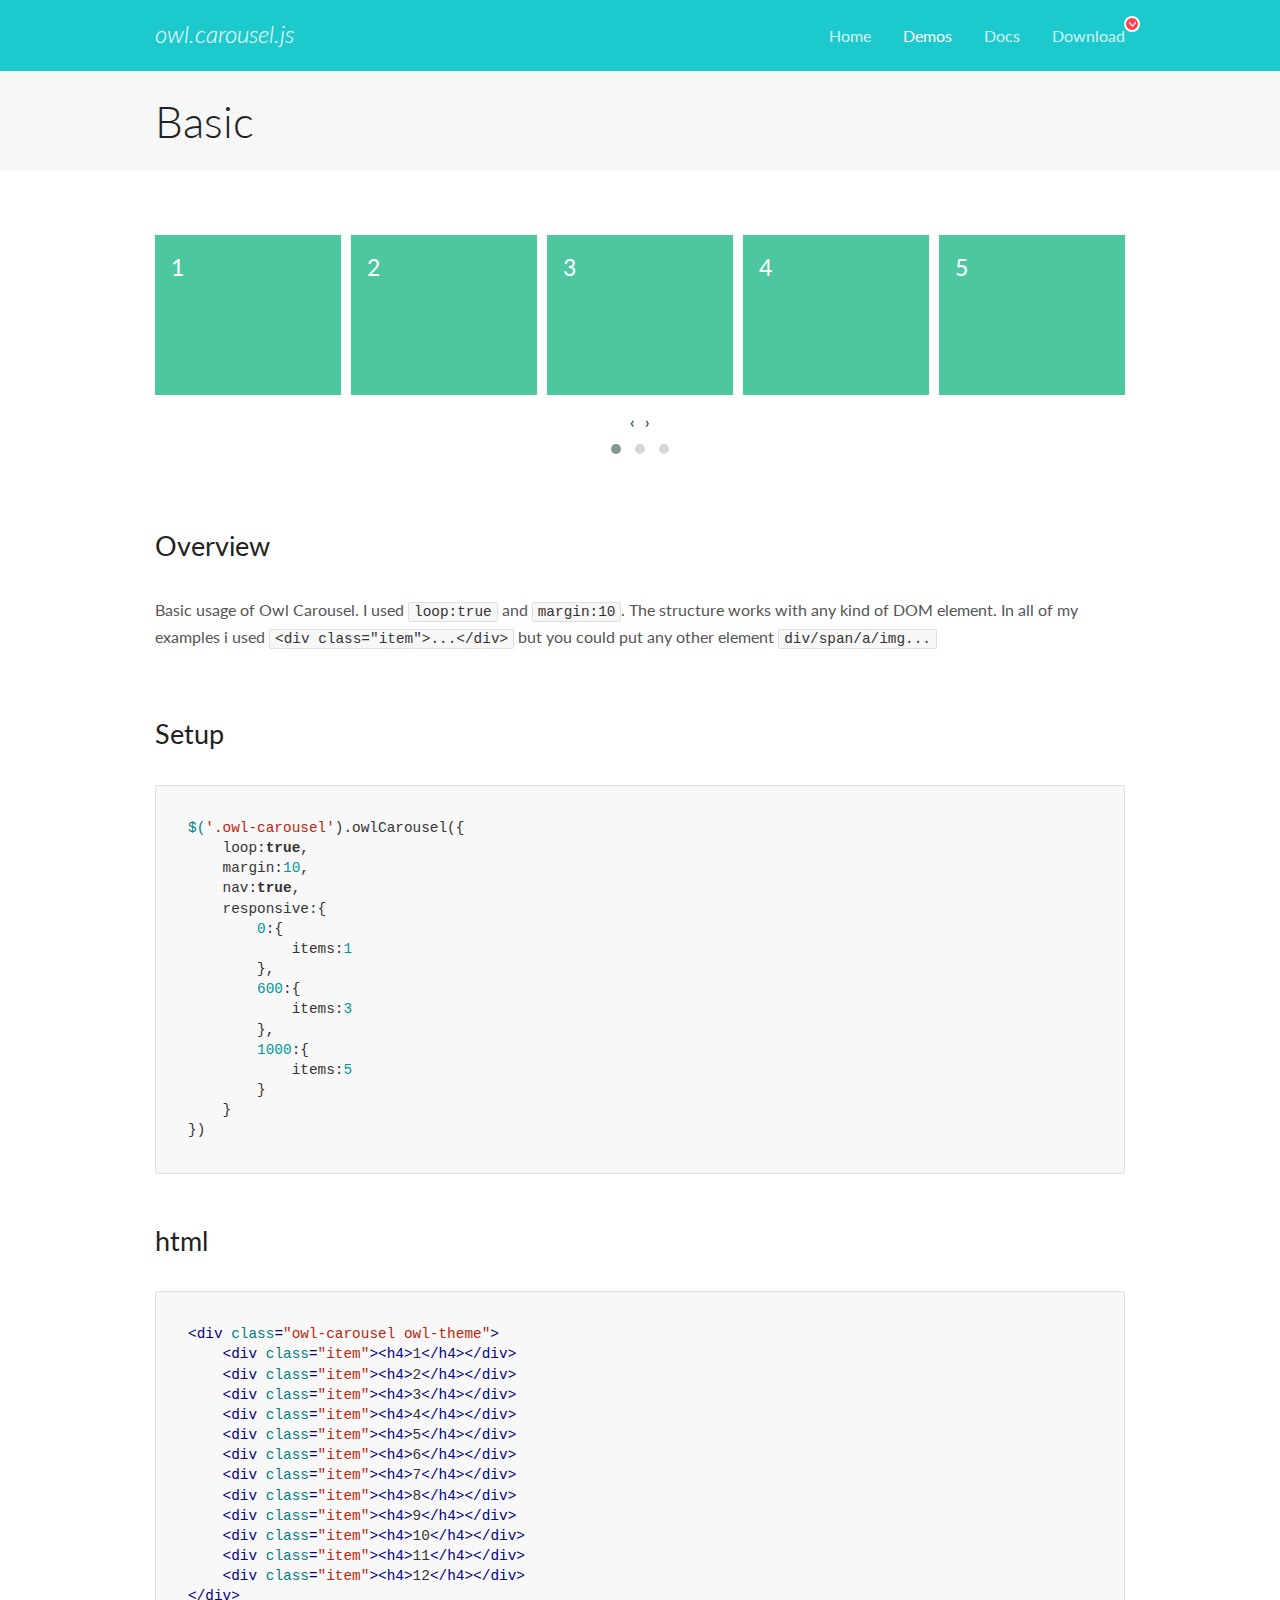
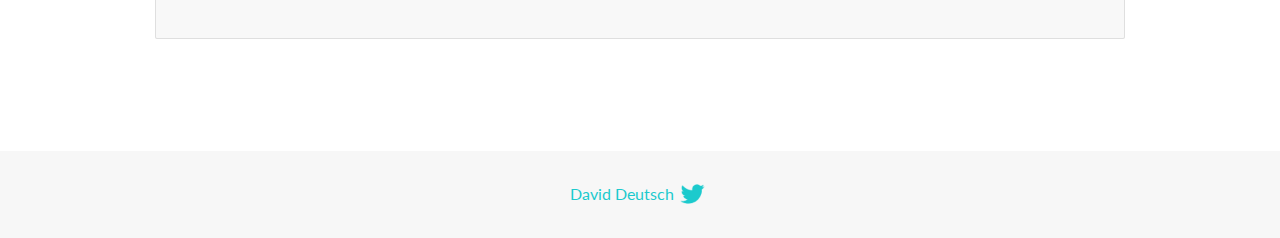
<file: owl/OwlCarousel2-2.3.4/docs/demos/basic.html>
<!DOCTYPE html>
<html lang="en">
  <head>

    <!-- head -->
    <meta charset="utf-8">
    <meta name="msapplication-tap-highlight" content="no" />
    <meta name="viewport" content="width=device-width, initial-scale=1.0" />
    <meta name="description" content="Basic usage demo">
    <meta name="author" content="David Deutsch">
    <title>
      Basic Demo | Owl Carousel | 2.3.4
    </title>

    <!-- Stylesheets -->
    <link href='https://fonts.googleapis.com/css?family=Lato:300,400,700,400italic,300italic' rel='stylesheet' type='text/css'>
    <link rel="stylesheet" href="../assets/css/docs.theme.min.css">

    <!-- Owl Stylesheets -->
    <link rel="stylesheet" href="../assets/owlcarousel/assets/owl.carousel.min.css">
    <link rel="stylesheet" href="../assets/owlcarousel/assets/owl.theme.default.min.css">

    <!-- HTML5 shim and Respond.js IE8 support of HTML5 elements and media queries -->

    <!--[if lt IE 9]>
      <script src="https://oss.maxcdn.com/libs/html5shiv/3.7.0/html5shiv.js"></script>
      <script src="https://oss.maxcdn.com/libs/respond.js/1.3.0/respond.min.js"></script>
    <![endif]-->

    <!-- Favicons -->
    <link rel="apple-touch-icon-precomposed" sizes="144x144" href="../assets/ico/apple-touch-icon-144-precomposed.png">
    <link rel="shortcut icon" href="../assets/ico/favicon.png">
    <link rel="shortcut icon" href="favicon.ico">

    <!-- Yeah i know js should not be in header. Its required for demos.-->

    <!-- javascript -->
    <script src="../assets/vendors/jquery.min.js"></script>
    <script src="../assets/owlcarousel/owl.carousel.js"></script>
  </head>
  <body>

    <!-- header -->
    <header class="header">
      <div class="row">
        <div class="large-12 columns">
          <div class="brand left">
            <h3>
              <a href="/OwlCarousel2/">owl.carousel.js</a> 
            </h3>
          </div>
          <a id="toggle-nav" class="right">
            <span></span> <span></span> <span></span> 
          </a> 
          <div class="nav-bar">
            <ul class="clearfix">
              <li> <a href="/OwlCarousel2/index.html">Home</a>  </li>
              <li class="active">
                <a href="/OwlCarousel2/demos/demos.html">Demos</a> 
              </li>
              <li> <a href="/OwlCarousel2/docs/started-welcome.html">Docs</a>  </li>
              <li>
                <a href="https://github.com/OwlCarousel2/OwlCarousel2/archive/2.3.4.zip">Download</a> 
                <span class="download"></span> 
              </li>
            </ul>
          </div>
        </div>
      </div>
    </header>

    <!-- title -->
    <section class="title">
      <div class="row">
        <div class="large-12 columns">
          <h1>Basic</h1>
        </div>
      </div>
    </section>

    <!--  Demos -->
    <section id="demos">
      <div class="row">
        <div class="large-12 columns">
          <div class="owl-carousel owl-theme">
            <div class="item">
              <h4>1</h4>
            </div>
            <div class="item">
              <h4>2</h4>
            </div>
            <div class="item">
              <h4>3</h4>
            </div>
            <div class="item">
              <h4>4</h4>
            </div>
            <div class="item">
              <h4>5</h4>
            </div>
            <div class="item">
              <h4>6</h4>
            </div>
            <div class="item">
              <h4>7</h4>
            </div>
            <div class="item">
              <h4>8</h4>
            </div>
            <div class="item">
              <h4>9</h4>
            </div>
            <div class="item">
              <h4>10</h4>
            </div>
            <div class="item">
              <h4>11</h4>
            </div>
            <div class="item">
              <h4>12</h4>
            </div>
          </div>
          <h3 id="overview">Overview</h3>
          <p>Basic usage of Owl Carousel. I used <code>loop:true</code> and <code>margin:10</code>. The structure works with any kind of DOM element. In all of my examples i used <code>&lt;div class=&quot;item&quot;&gt;...&lt;/div&gt;</code> but you could
            put any other element <code>div/span/a/img...</code></p>
          <h3 id="setup">Setup</h3>
          <pre><code>$(&#39;.owl-carousel&#39;).owlCarousel({
    loop:true,
    margin:10,
    nav:true,
    responsive:{
        0:{
            items:1
        },
        600:{
            items:3
        },
        1000:{
            items:5
        }
    }
})</code></pre>
          <h3 id="html">html</h3>
          <pre><code>&lt;div class=&quot;owl-carousel owl-theme&quot;&gt;
    &lt;div class=&quot;item&quot;&gt;&lt;h4&gt;1&lt;/h4&gt;&lt;/div&gt;
    &lt;div class=&quot;item&quot;&gt;&lt;h4&gt;2&lt;/h4&gt;&lt;/div&gt;
    &lt;div class=&quot;item&quot;&gt;&lt;h4&gt;3&lt;/h4&gt;&lt;/div&gt;
    &lt;div class=&quot;item&quot;&gt;&lt;h4&gt;4&lt;/h4&gt;&lt;/div&gt;
    &lt;div class=&quot;item&quot;&gt;&lt;h4&gt;5&lt;/h4&gt;&lt;/div&gt;
    &lt;div class=&quot;item&quot;&gt;&lt;h4&gt;6&lt;/h4&gt;&lt;/div&gt;
    &lt;div class=&quot;item&quot;&gt;&lt;h4&gt;7&lt;/h4&gt;&lt;/div&gt;
    &lt;div class=&quot;item&quot;&gt;&lt;h4&gt;8&lt;/h4&gt;&lt;/div&gt;
    &lt;div class=&quot;item&quot;&gt;&lt;h4&gt;9&lt;/h4&gt;&lt;/div&gt;
    &lt;div class=&quot;item&quot;&gt;&lt;h4&gt;10&lt;/h4&gt;&lt;/div&gt;
    &lt;div class=&quot;item&quot;&gt;&lt;h4&gt;11&lt;/h4&gt;&lt;/div&gt;
    &lt;div class=&quot;item&quot;&gt;&lt;h4&gt;12&lt;/h4&gt;&lt;/div&gt;
&lt;/div&gt;</code></pre>
          <script>
            $(document).ready(function() {
              var owl = $('.owl-carousel');
              owl.owlCarousel({
                margin: 10,
                nav: true,
                loop: true,
                responsive: {
                  0: {
                    items: 1
                  },
                  600: {
                    items: 3
                  },
                  1000: {
                    items: 5
                  }
                }
              })
            })
          </script>
        </div>
      </div>
    </section>

    <!-- footer -->
    <footer class="footer">
      <div class="row">
        <div class="large-12 columns">
          <h5>
            <a href="/OwlCarousel2/docs/support-contact.html">David Deutsch</a> 
            <a id="custom-tweet-button" href="https://twitter.com/share?url=https://github.com/OwlCarousel2/OwlCarousel2&text=Owl Carousel - This is so awesome! " target="_blank"></a> 
          </h5>
        </div>
      </div>
    </footer>

    <!-- vendors -->
    <script src="../assets/vendors/highlight.js"></script>
    <script src="../assets/js/app.js"></script>
  </body>
</html>
</file>
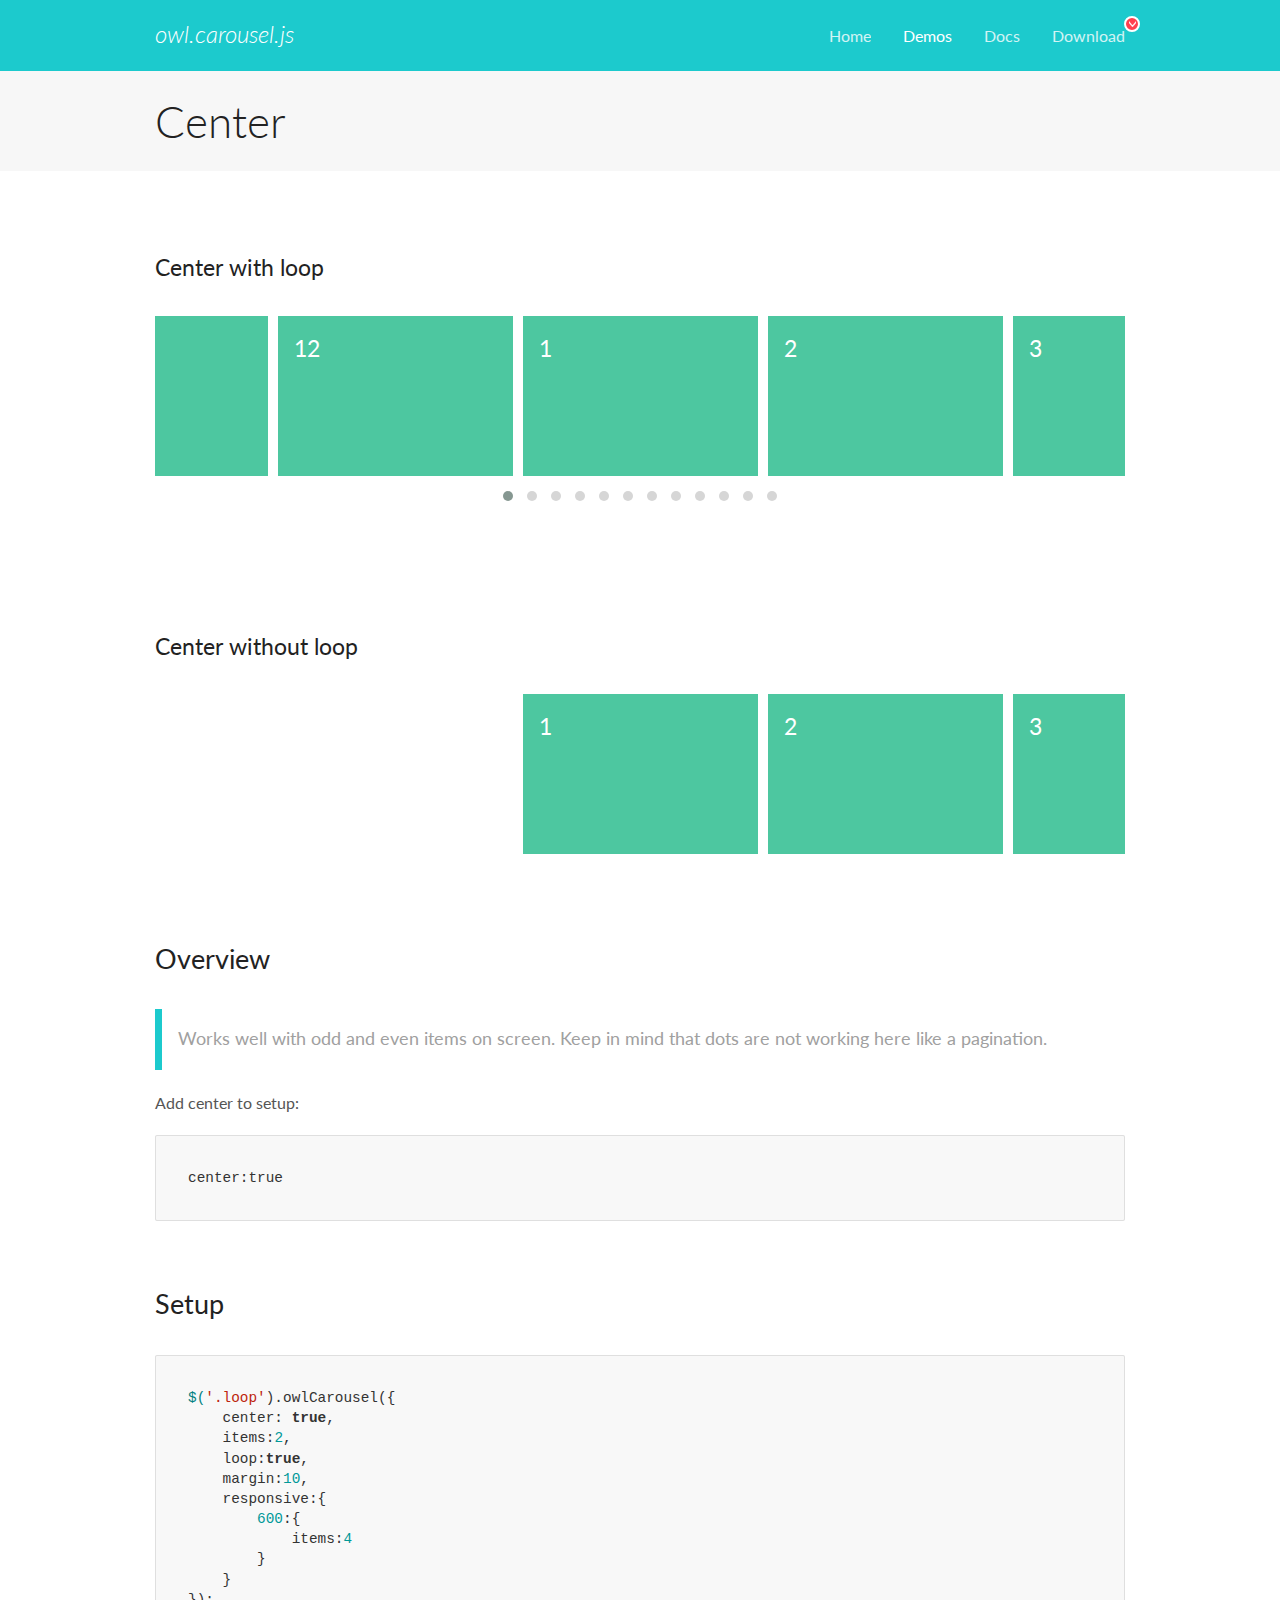
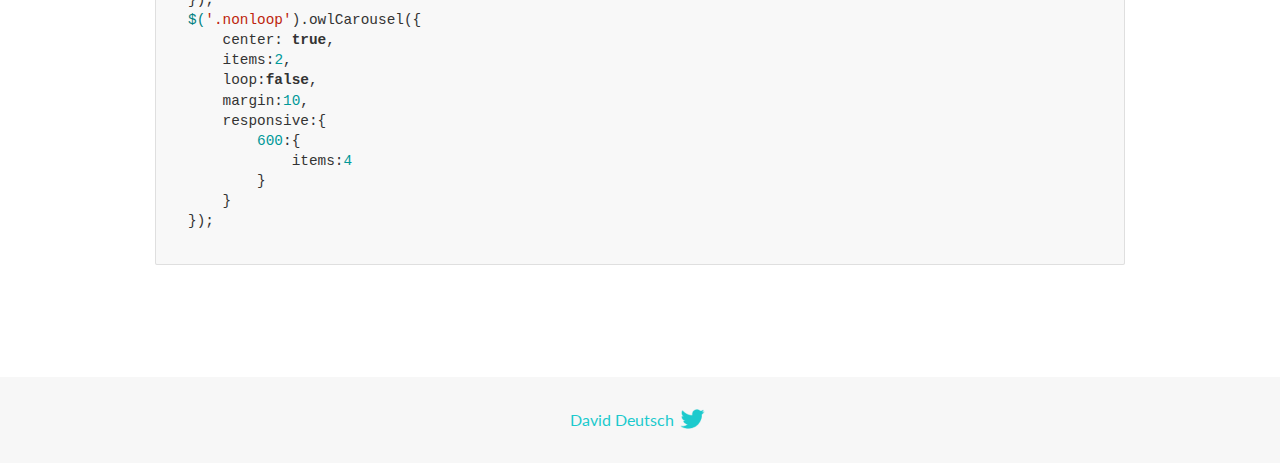
<file: owl/OwlCarousel2-2.3.4/docs/demos/center.html>
<!DOCTYPE html>
<html lang="en">
  <head>

    <!-- head -->
    <meta charset="utf-8">
    <meta name="msapplication-tap-highlight" content="no" />
    <meta name="viewport" content="width=device-width, initial-scale=1.0" />
    <meta name="description" content="Center carousel">
    <meta name="author" content="David Deutsch">
    <title>
      Center Demo | Owl Carousel | 2.3.4
    </title>

    <!-- Stylesheets -->
    <link href='https://fonts.googleapis.com/css?family=Lato:300,400,700,400italic,300italic' rel='stylesheet' type='text/css'>
    <link rel="stylesheet" href="../assets/css/docs.theme.min.css">

    <!-- Owl Stylesheets -->
    <link rel="stylesheet" href="../assets/owlcarousel/assets/owl.carousel.min.css">
    <link rel="stylesheet" href="../assets/owlcarousel/assets/owl.theme.default.min.css">

    <!-- HTML5 shim and Respond.js IE8 support of HTML5 elements and media queries -->

    <!--[if lt IE 9]>
      <script src="https://oss.maxcdn.com/libs/html5shiv/3.7.0/html5shiv.js"></script>
      <script src="https://oss.maxcdn.com/libs/respond.js/1.3.0/respond.min.js"></script>
    <![endif]-->

    <!-- Favicons -->
    <link rel="apple-touch-icon-precomposed" sizes="144x144" href="../assets/ico/apple-touch-icon-144-precomposed.png">
    <link rel="shortcut icon" href="../assets/ico/favicon.png">
    <link rel="shortcut icon" href="favicon.ico">

    <!-- Yeah i know js should not be in header. Its required for demos.-->

    <!-- javascript -->
    <script src="../assets/vendors/jquery.min.js"></script>
    <script src="../assets/owlcarousel/owl.carousel.js"></script>
  </head>
  <body>

    <!-- header -->
    <header class="header">
      <div class="row">
        <div class="large-12 columns">
          <div class="brand left">
            <h3>
              <a href="/OwlCarousel2/">owl.carousel.js</a> 
            </h3>
          </div>
          <a id="toggle-nav" class="right">
            <span></span> <span></span> <span></span> 
          </a> 
          <div class="nav-bar">
            <ul class="clearfix">
              <li> <a href="/OwlCarousel2/index.html">Home</a>  </li>
              <li class="active">
                <a href="/OwlCarousel2/demos/demos.html">Demos</a> 
              </li>
              <li> <a href="/OwlCarousel2/docs/started-welcome.html">Docs</a>  </li>
              <li>
                <a href="https://github.com/OwlCarousel2/OwlCarousel2/archive/2.3.4.zip">Download</a> 
                <span class="download"></span> 
              </li>
            </ul>
          </div>
        </div>
      </div>
    </header>

    <!-- title -->
    <section class="title">
      <div class="row">
        <div class="large-12 columns">
          <h1>Center</h1>
        </div>
      </div>
    </section>

    <!--  Demos -->
    <section id="demos">
      <div class="row">
        <div class="large-12 columns">
          <h4 id="center-with-loop">Center with loop</h4>
          <div class="loop owl-carousel owl-theme">
            <div class="item">
              <h4>1</h4>
            </div>
            <div class="item">
              <h4>2</h4>
            </div>
            <div class="item">
              <h4>3</h4>
            </div>
            <div class="item">
              <h4>4</h4>
            </div>
            <div class="item">
              <h4>5</h4>
            </div>
            <div class="item">
              <h4>6</h4>
            </div>
            <div class="item">
              <h4>7</h4>
            </div>
            <div class="item">
              <h4>8</h4>
            </div>
            <div class="item">
              <h4>9</h4>
            </div>
            <div class="item">
              <h4>10</h4>
            </div>
            <div class="item">
              <h4>11</h4>
            </div>
            <div class="item">
              <h4>12</h4>
            </div>
          </div>
          <br>
          <h4 id="center-without-loop">Center without loop</h4>
          <div class="nonloop owl-carousel">
            <div class="item">
              <h4>1</h4>
            </div>
            <div class="item">
              <h4>2</h4>
            </div>
            <div class="item">
              <h4>3</h4>
            </div>
            <div class="item">
              <h4>4</h4>
            </div>
            <div class="item">
              <h4>5</h4>
            </div>
            <div class="item">
              <h4>6</h4>
            </div>
            <div class="item">
              <h4>7</h4>
            </div>
            <div class="item">
              <h4>8</h4>
            </div>
            <div class="item">
              <h4>9</h4>
            </div>
            <div class="item">
              <h4>10</h4>
            </div>
            <div class="item">
              <h4>11</h4>
            </div>
            <div class="item">
              <h4>12</h4>
            </div>
          </div>
          <h3 id="overview">Overview</h3>
          <blockquote>
            <p>Works well with odd and even items on screen. Keep in mind that dots are not working here like a pagination.</p>
          </blockquote>
          <p>Add center to setup:</p>
          <pre><code>center:true</code></pre>
          <h3 id="setup">Setup</h3>
          <pre><code>$(&#39;.loop&#39;).owlCarousel({
    center: true,
    items:2,
    loop:true,
    margin:10,
    responsive:{
        600:{
            items:4
        }
    }
});
$(&#39;.nonloop&#39;).owlCarousel({
    center: true,
    items:2,
    loop:false,
    margin:10,
    responsive:{
        600:{
            items:4
        }
    }
});</code></pre>
          <script>
            jQuery(document).ready(function($) {
              $('.loop').owlCarousel({
                center: true,
                items: 2,
                loop: true,
                margin: 10,
                responsive: {
                  600: {
                    items: 4
                  }
                }
              });
              $('.nonloop').owlCarousel({
                center: true,
                items: 2,
                loop: false,
                margin: 10,
                responsive: {
                  600: {
                    items: 4
                  }
                }
              });
            });
          </script>
        </div>
      </div>
    </section>

    <!-- footer -->
    <footer class="footer">
      <div class="row">
        <div class="large-12 columns">
          <h5>
            <a href="/OwlCarousel2/docs/support-contact.html">David Deutsch</a> 
            <a id="custom-tweet-button" href="https://twitter.com/share?url=https://github.com/OwlCarousel2/OwlCarousel2&text=Owl Carousel - This is so awesome! " target="_blank"></a> 
          </h5>
        </div>
      </div>
    </footer>

    <!-- vendors -->
    <script src="../assets/vendors/highlight.js"></script>
    <script src="../assets/js/app.js"></script>
  </body>
</html>
</file>
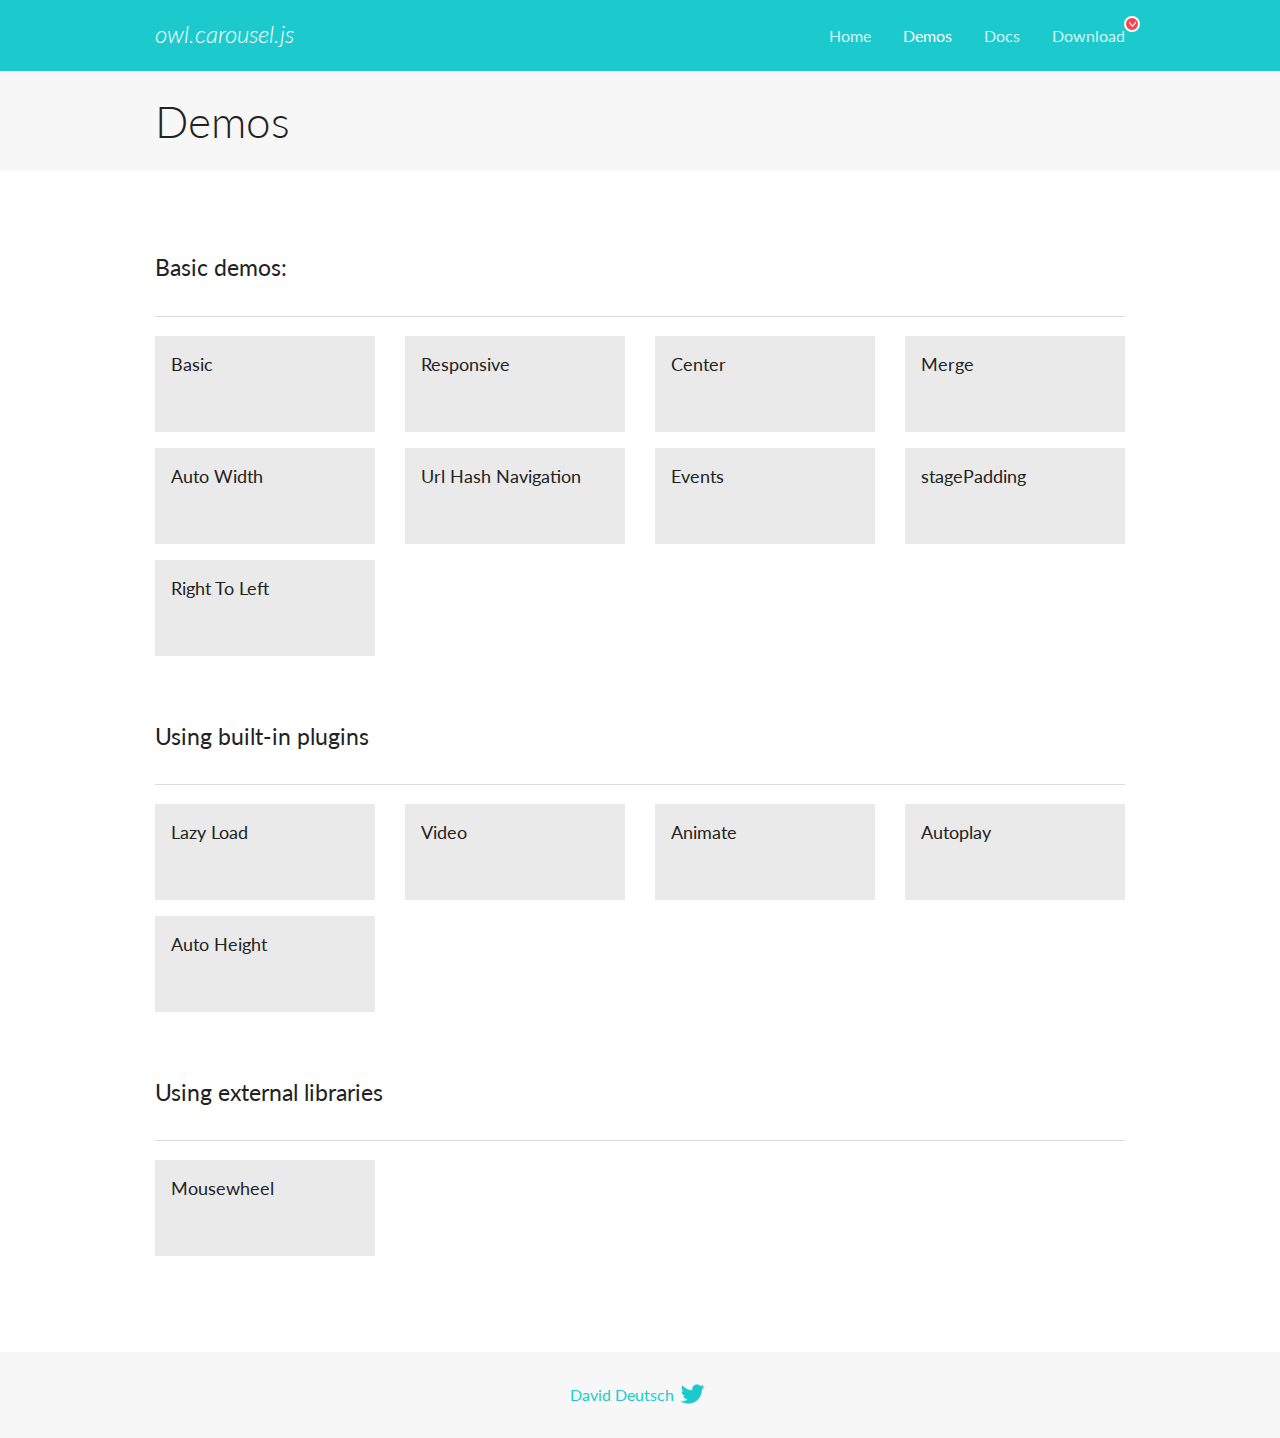
<file: owl/OwlCarousel2-2.3.4/docs/demos/demos.html>
<!DOCTYPE html>
<html lang="en">
  <head>

    <!-- head -->
    <meta charset="utf-8">
    <meta name="msapplication-tap-highlight" content="no" />
    <meta name="viewport" content="width=device-width, initial-scale=1.0" />
    <meta name="description" content="A list of Owl Carousel examples.">
    <meta name="author" content="David Deutsch">
    <title>
      Demos | Owl Carousel | 2.3.4
    </title>

    <!-- Stylesheets -->
    <link href='https://fonts.googleapis.com/css?family=Lato:300,400,700,400italic,300italic' rel='stylesheet' type='text/css'>
    <link rel="stylesheet" href="../assets/css/docs.theme.min.css">

    <!-- Owl Stylesheets -->
    <link rel="stylesheet" href="../assets/owlcarousel/assets/owl.carousel.min.css">
    <link rel="stylesheet" href="../assets/owlcarousel/assets/owl.theme.default.min.css">

    <!-- HTML5 shim and Respond.js IE8 support of HTML5 elements and media queries -->

    <!--[if lt IE 9]>
      <script src="https://oss.maxcdn.com/libs/html5shiv/3.7.0/html5shiv.js"></script>
      <script src="https://oss.maxcdn.com/libs/respond.js/1.3.0/respond.min.js"></script>
    <![endif]-->

    <!-- Favicons -->
    <link rel="apple-touch-icon-precomposed" sizes="144x144" href="../assets/ico/apple-touch-icon-144-precomposed.png">
    <link rel="shortcut icon" href="../assets/ico/favicon.png">
    <link rel="shortcut icon" href="favicon.ico">

    <!-- Yeah i know js should not be in header. Its required for demos.-->

    <!-- javascript -->
    <script src="../assets/vendors/jquery.min.js"></script>
    <script src="../assets/owlcarousel/owl.carousel.js"></script>
  </head>
  <body>

    <!-- header -->
    <header class="header">
      <div class="row">
        <div class="large-12 columns">
          <div class="brand left">
            <h3>
              <a href="/OwlCarousel2/">owl.carousel.js</a> 
            </h3>
          </div>
          <a id="toggle-nav" class="right">
            <span></span> <span></span> <span></span> 
          </a> 
          <div class="nav-bar">
            <ul class="clearfix">
              <li> <a href="/OwlCarousel2/index.html">Home</a>  </li>
              <li class="active">
                <a href="/OwlCarousel2/demos/demos.html">Demos</a> 
              </li>
              <li> <a href="/OwlCarousel2/docs/started-welcome.html">Docs</a>  </li>
              <li>
                <a href="https://github.com/OwlCarousel2/OwlCarousel2/archive/2.3.4.zip">Download</a> 
                <span class="download"></span> 
              </li>
            </ul>
          </div>
        </div>
      </div>
    </header>

    <!-- title -->
    <section class="title">
      <div class="row">
        <div class="large-12 columns">
          <h1>Demos</h1>
        </div>
      </div>
    </section>

    <!--  Demos -->
    <section id="demos">
      <div class="row">
        <div class="large-12 columns">
          <h4 id="basic-demos-">Basic demos:</h4>
          <hr>
          <div class="demo-list">
            <div class="row">
              <div class="small-6 medium-4 large-3 columns">
                <a href="basic.html" class="demo-block">
                  <h5>Basic </h5>
                </a> 
              </div>
              <div class="small-6 medium-4 large-3 columns">
                <a href="responsive.html" class="demo-block">
                  <h5>Responsive </h5>
                </a> 
              </div>
              <div class="small-6 medium-4 large-3 columns">
                <a href="center.html" class="demo-block">
                  <h5>Center </h5>
                </a> 
              </div>
              <div class="small-6 medium-4 large-3 columns">
                <a href="merge.html" class="demo-block">
                  <h5>Merge </h5>
                </a> 
              </div>
              <div class="small-6 medium-4 large-3 columns">
                <a href="autowidth.html" class="demo-block">
                  <h5>Auto Width </h5>
                </a> 
              </div>
              <div class="small-6 medium-4 large-3 columns">
                <a href="urlhashnav.html" class="demo-block">
                  <h5>Url Hash Navigation </h5>
                </a> 
              </div>
              <div class="small-6 medium-4 large-3 columns">
                <a href="events.html" class="demo-block">
                  <h5>Events </h5>
                </a> 
              </div>
              <div class="small-6 medium-4 large-3 columns">
                <a href="stagepadding.html" class="demo-block">
                  <h5>stagePadding </h5>
                </a> 
              </div>
              <div class="small-6 medium-4 large-3 columns">
                <a href="rtl.html" class="demo-block">
                  <h5>Right To Left </h5>
                </a> 
              </div>
            </div>
          </div>
          <h4 id="using-built-in-plugins">Using built-in plugins</h4>
          <hr>
          <div class="demo-list">
            <div class="row">
              <div class="small-6 medium-4 large-3 columns">
                <a href="lazyLoad.html" class="demo-block">
                  <h5>Lazy Load </h5>
                </a> 
              </div>
              <div class="small-6 medium-4 large-3 columns">
                <a href="video.html" class="demo-block">
                  <h5>Video </h5>
                </a> 
              </div>
              <div class="small-6 medium-4 large-3 columns">
                <a href="animate.html" class="demo-block">
                  <h5>Animate </h5>
                </a> 
              </div>
              <div class="small-6 medium-4 large-3 columns">
                <a href="autoplay.html" class="demo-block">
                  <h5>Autoplay </h5>
                </a> 
              </div>
              <div class="small-6 medium-4 large-3 columns">
                <a href="autoheight.html" class="demo-block">
                  <h5>Auto Height </h5>
                </a> 
              </div>
            </div>
          </div>
          <h4 id="using-external-libraries">Using external libraries</h4>
          <hr>
          <div class="demo-list">
            <div class="row">
              <div class="small-6 medium-4 large-3 columns">
                <a href="mousewheel.html" class="demo-block">
                  <h5>Mousewheel </h5>
                </a> 
              </div>
            </div>
          </div>
        </div>
      </div>
    </section>

    <!-- footer -->
    <footer class="footer">
      <div class="row">
        <div class="large-12 columns">
          <h5>
            <a href="/OwlCarousel2/docs/support-contact.html">David Deutsch</a> 
            <a id="custom-tweet-button" href="https://twitter.com/share?url=https://github.com/OwlCarousel2/OwlCarousel2&text=Owl Carousel - This is so awesome! " target="_blank"></a> 
          </h5>
        </div>
      </div>
    </footer>

    <!-- vendors -->
    <script src="../assets/vendors/highlight.js"></script>
    <script src="../assets/js/app.js"></script>
  </body>
</html>
</file>
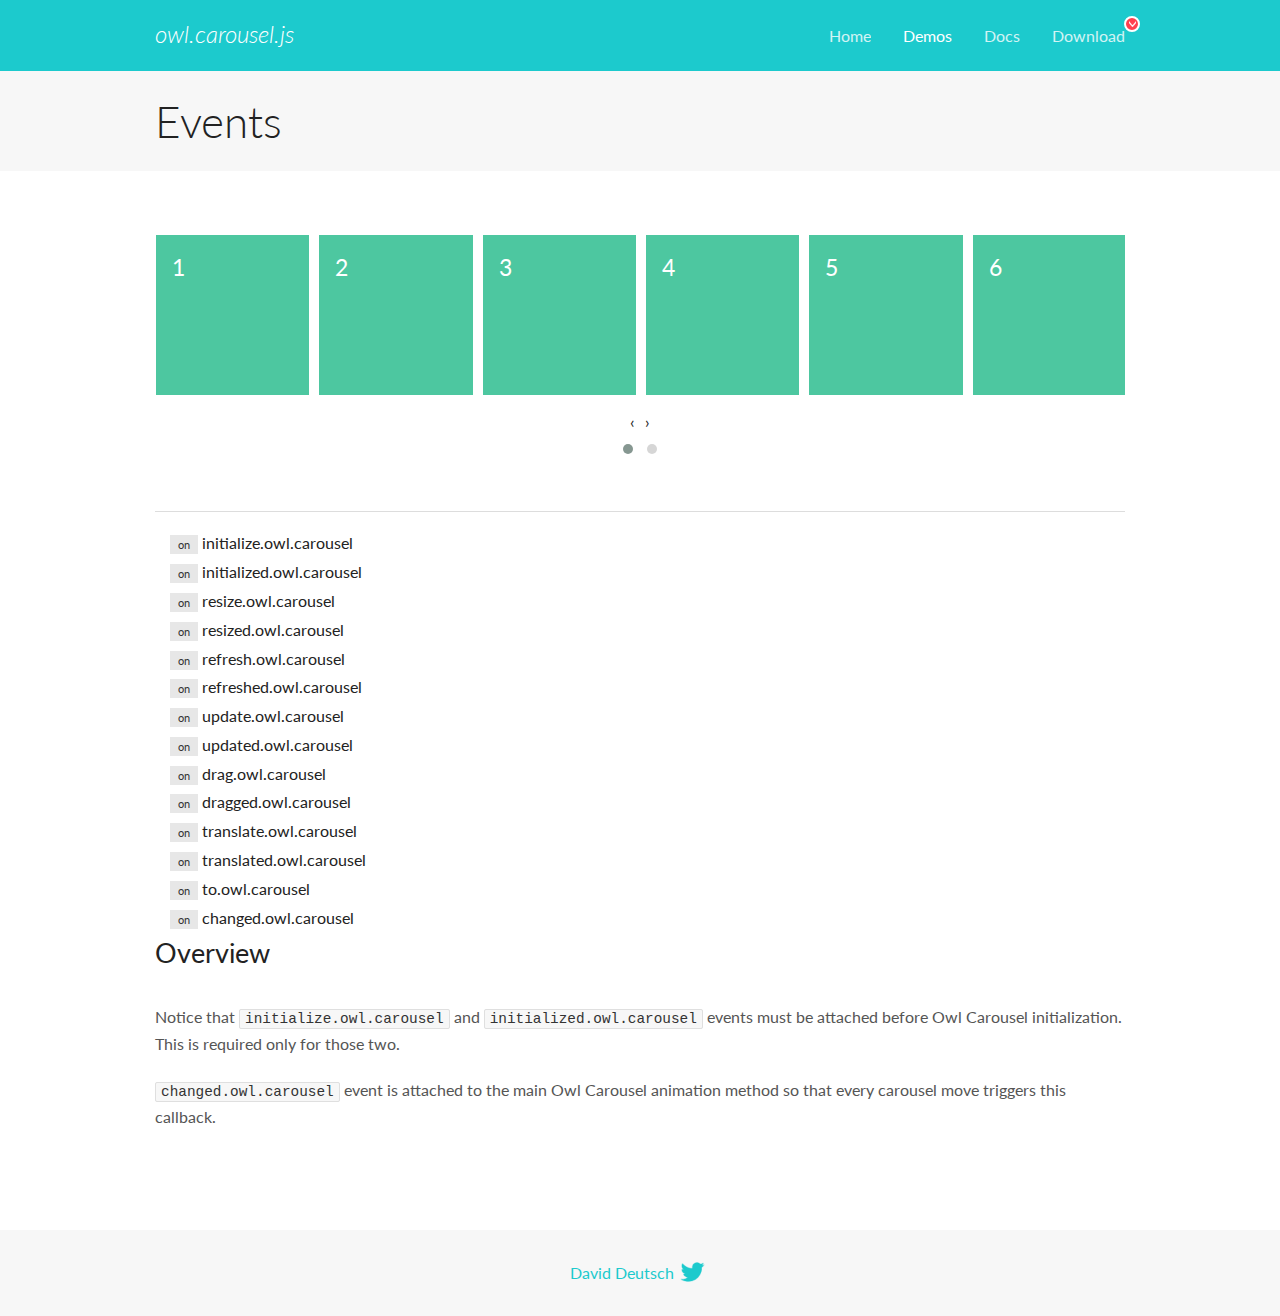
<file: owl/OwlCarousel2-2.3.4/docs/demos/events.html>
<!DOCTYPE html>
<html lang="en">
  <head>

    <!-- head -->
    <meta charset="utf-8">
    <meta name="msapplication-tap-highlight" content="no" />
    <meta name="viewport" content="width=device-width, initial-scale=1.0" />
    <meta name="description" content="Events usage demo">
    <meta name="author" content="David Deutsch">
    <title>
      Events Demo | Owl Carousel | 2.3.4
    </title>

    <!-- Stylesheets -->
    <link href='https://fonts.googleapis.com/css?family=Lato:300,400,700,400italic,300italic' rel='stylesheet' type='text/css'>
    <link rel="stylesheet" href="../assets/css/docs.theme.min.css">

    <!-- Owl Stylesheets -->
    <link rel="stylesheet" href="../assets/owlcarousel/assets/owl.carousel.min.css">
    <link rel="stylesheet" href="../assets/owlcarousel/assets/owl.theme.default.min.css">

    <!-- HTML5 shim and Respond.js IE8 support of HTML5 elements and media queries -->

    <!--[if lt IE 9]>
      <script src="https://oss.maxcdn.com/libs/html5shiv/3.7.0/html5shiv.js"></script>
      <script src="https://oss.maxcdn.com/libs/respond.js/1.3.0/respond.min.js"></script>
    <![endif]-->

    <!-- Favicons -->
    <link rel="apple-touch-icon-precomposed" sizes="144x144" href="../assets/ico/apple-touch-icon-144-precomposed.png">
    <link rel="shortcut icon" href="../assets/ico/favicon.png">
    <link rel="shortcut icon" href="favicon.ico">

    <!-- Yeah i know js should not be in header. Its required for demos.-->

    <!-- javascript -->
    <script src="../assets/vendors/jquery.min.js"></script>
    <script src="../assets/owlcarousel/owl.carousel.js"></script>
  </head>
  <body>

    <!-- header -->
    <header class="header">
      <div class="row">
        <div class="large-12 columns">
          <div class="brand left">
            <h3>
              <a href="/OwlCarousel2/">owl.carousel.js</a> 
            </h3>
          </div>
          <a id="toggle-nav" class="right">
            <span></span> <span></span> <span></span> 
          </a> 
          <div class="nav-bar">
            <ul class="clearfix">
              <li> <a href="/OwlCarousel2/index.html">Home</a>  </li>
              <li class="active">
                <a href="/OwlCarousel2/demos/demos.html">Demos</a> 
              </li>
              <li> <a href="/OwlCarousel2/docs/started-welcome.html">Docs</a>  </li>
              <li>
                <a href="https://github.com/OwlCarousel2/OwlCarousel2/archive/2.3.4.zip">Download</a> 
                <span class="download"></span> 
              </li>
            </ul>
          </div>
        </div>
      </div>
    </header>

    <!-- title -->
    <section class="title">
      <div class="row">
        <div class="large-12 columns">
          <h1>Events</h1>
        </div>
      </div>
    </section>

    <!--  Demos -->
    <section id="demos">
      <div class="row">
        <div class="large-12 columns">
          <div class="owl-carousel owl-theme">
            <div class="item">
              <h4>1</h4>
            </div>
            <div class="item">
              <h4>2</h4>
            </div>
            <div class="item">
              <h4>3</h4>
            </div>
            <div class="item">
              <h4>4</h4>
            </div>
            <div class="item">
              <h4>5</h4>
            </div>
            <div class="item">
              <h4>6</h4>
            </div>
            <div class="item">
              <h4>7</h4>
            </div>
            <div class="item">
              <h4>8</h4>
            </div>
            <div class="item">
              <h4>9</h4>
            </div>
            <div class="item">
              <h4>10</h4>
            </div>
            <div class="item">
              <h4>11</h4>
            </div>
            <div class="item">
              <h4>12</h4>
            </div>
          </div>
          <hr>
          <div class="large-12 columns callbacks">
            <div><span class="label secondary initialize">on</span>  initialize.owl.carousel </div>
            <div><span class="label secondary initialized">on</span>  initialized.owl.carousel </div>
            <div><span class="label secondary resize">on</span>  resize.owl.carousel </div>
            <div><span class="label secondary resized">on</span>  resized.owl.carousel </div>
            <div><span class="label secondary refresh">on</span>  refresh.owl.carousel </div>
            <div><span class="label secondary refreshed">on</span>  refreshed.owl.carousel </div>
            <div><span class="label secondary update">on</span>  update.owl.carousel </div>
            <div><span class="label secondary updated">on</span>  updated.owl.carousel </div>
            <div><span class="label secondary drag">on</span>  drag.owl.carousel </div>
            <div><span class="label secondary dragged">on</span>  dragged.owl.carousel </div>
            <div><span class="label secondary translate">on</span>  translate.owl.carousel </div>
            <div><span class="label secondary translated">on</span>  translated.owl.carousel </div>
            <div><span class="label secondary to">on</span>  to.owl.carousel </div>
            <div><span class="label secondary changed">on</span>  changed.owl.carousel </div>
          </div>
          <h3 id="overview">Overview</h3>
          <p>Notice that <code>initialize.owl.carousel</code> and <code>initialized.owl.carousel</code> events must be attached before Owl Carousel initialization. This is required only for those two.</p>
          <p><code>changed.owl.carousel</code> event is attached to the main Owl Carousel animation method so that every carousel move triggers this callback.</p>
          <script>
            jQuery(document).ready(function($) {
              var owl = $('.owl-carousel');
              owl.on('initialize.owl.carousel initialized.owl.carousel ' +
                'initialize.owl.carousel initialize.owl.carousel ' +
                'resize.owl.carousel resized.owl.carousel ' +
                'refresh.owl.carousel refreshed.owl.carousel ' +
                'update.owl.carousel updated.owl.carousel ' +
                'drag.owl.carousel dragged.owl.carousel ' +
                'translate.owl.carousel translated.owl.carousel ' +
                'to.owl.carousel changed.owl.carousel',
                function(e) {
                  $('.' + e.type)
                    .removeClass('secondary')
                    .addClass('success');
                  window.setTimeout(function() {
                    $('.' + e.type)
                      .removeClass('success')
                      .addClass('secondary');
                  }, 500);
                });
              owl.owlCarousel({
                loop: true,
                nav: true,
                lazyLoad: true,
                margin: 10,
                video: true,
                responsive: {
                  0: {
                    items: 1
                  },
                  600: {
                    items: 3
                  },
                  960: {
                    items: 5,
                  },
                  1200: {
                    items: 6
                  }
                }
              });
            });
          </script>
        </div>
      </div>
    </section>

    <!-- footer -->
    <footer class="footer">
      <div class="row">
        <div class="large-12 columns">
          <h5>
            <a href="/OwlCarousel2/docs/support-contact.html">David Deutsch</a> 
            <a id="custom-tweet-button" href="https://twitter.com/share?url=https://github.com/OwlCarousel2/OwlCarousel2&text=Owl Carousel - This is so awesome! " target="_blank"></a> 
          </h5>
        </div>
      </div>
    </footer>

    <!-- vendors -->
    <script src="../assets/vendors/highlight.js"></script>
    <script src="../assets/js/app.js"></script>
  </body>
</html>
</file>
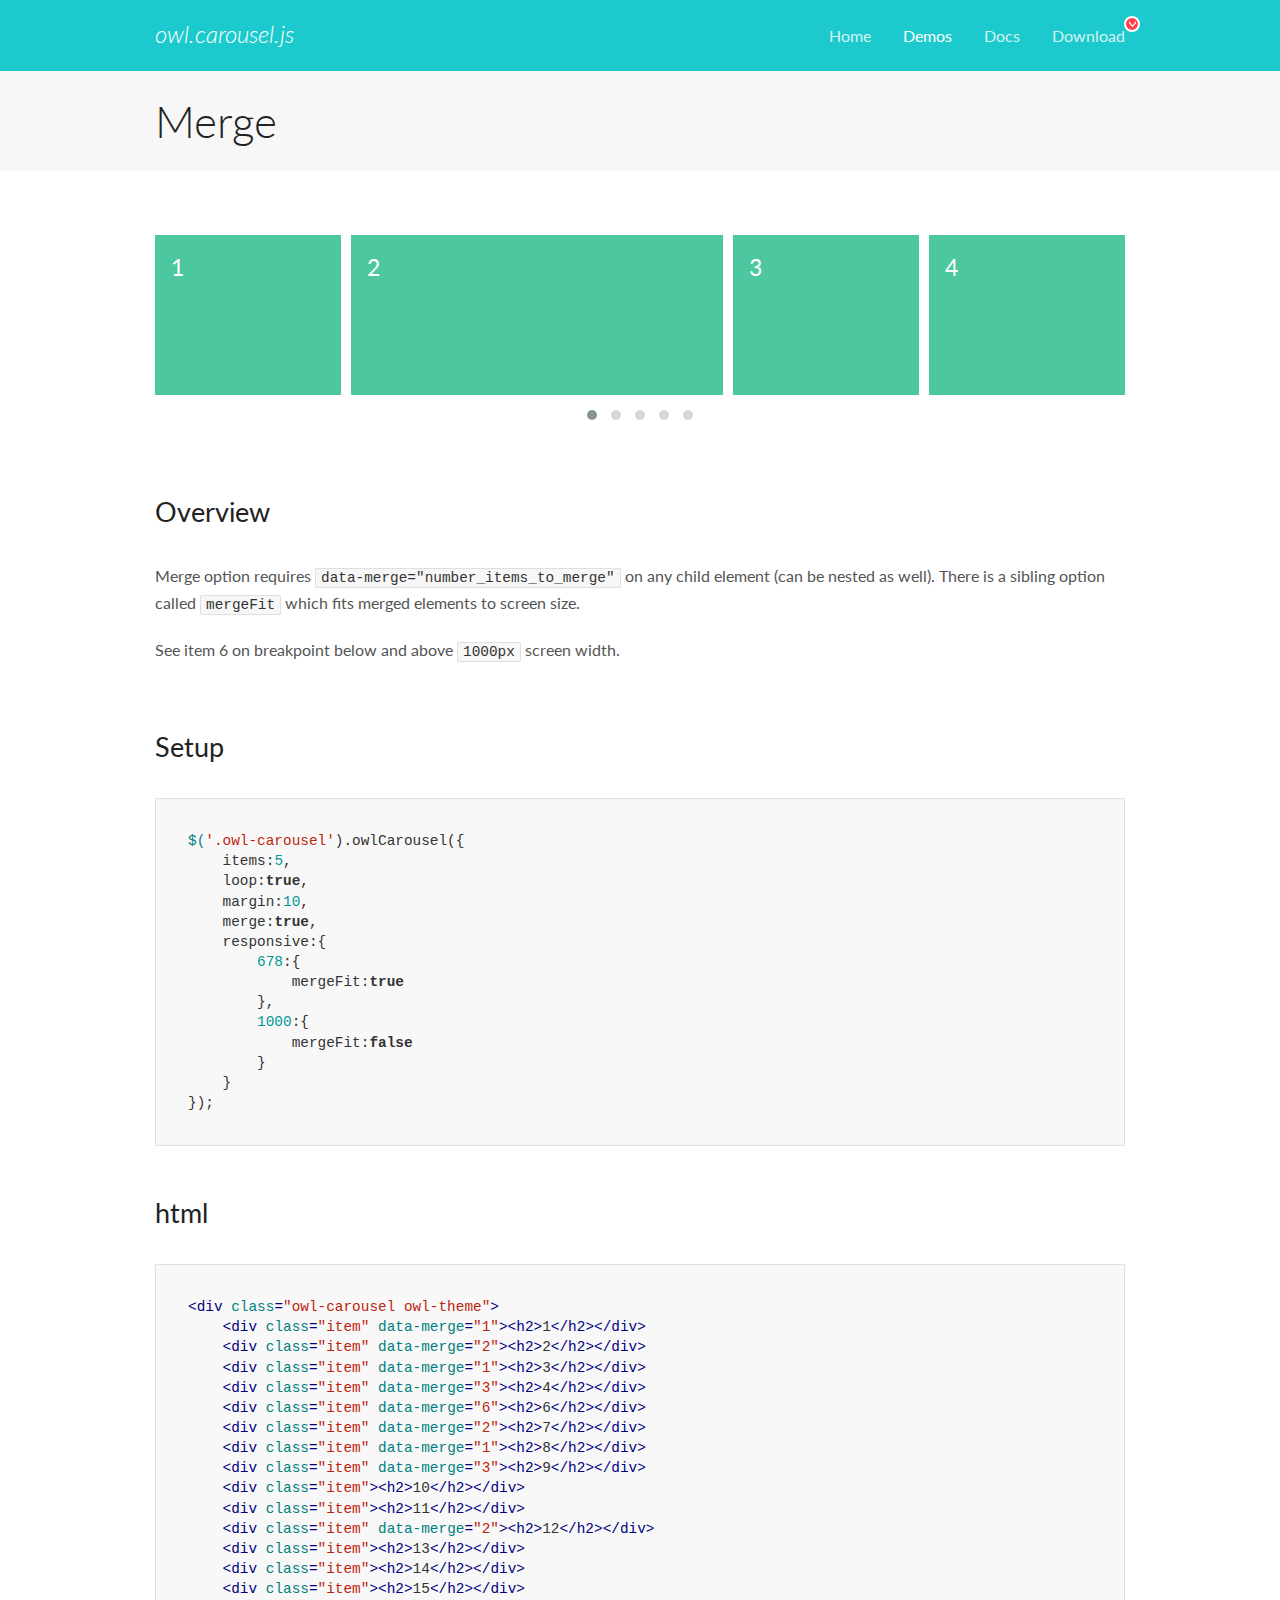
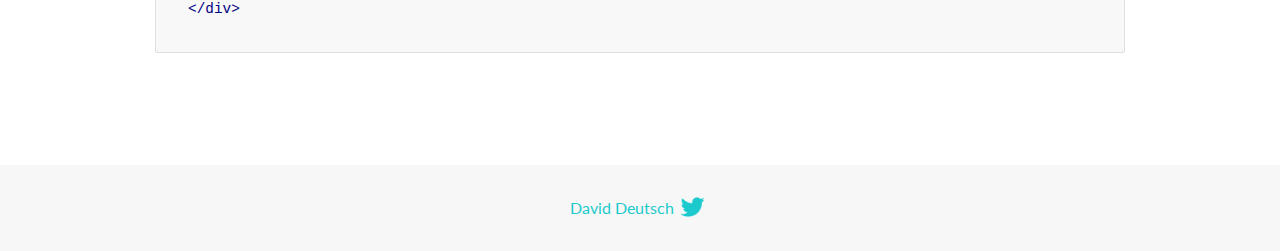
<file: owl/OwlCarousel2-2.3.4/docs/demos/merge.html>
<!DOCTYPE html>
<html lang="en">
  <head>

    <!-- head -->
    <meta charset="utf-8">
    <meta name="msapplication-tap-highlight" content="no" />
    <meta name="viewport" content="width=device-width, initial-scale=1.0" />
    <meta name="description" content="Merge Items">
    <meta name="author" content="David Deutsch">
    <title>
      Merge Demo | Owl Carousel | 2.3.4
    </title>

    <!-- Stylesheets -->
    <link href='https://fonts.googleapis.com/css?family=Lato:300,400,700,400italic,300italic' rel='stylesheet' type='text/css'>
    <link rel="stylesheet" href="../assets/css/docs.theme.min.css">

    <!-- Owl Stylesheets -->
    <link rel="stylesheet" href="../assets/owlcarousel/assets/owl.carousel.min.css">
    <link rel="stylesheet" href="../assets/owlcarousel/assets/owl.theme.default.min.css">

    <!-- HTML5 shim and Respond.js IE8 support of HTML5 elements and media queries -->

    <!--[if lt IE 9]>
      <script src="https://oss.maxcdn.com/libs/html5shiv/3.7.0/html5shiv.js"></script>
      <script src="https://oss.maxcdn.com/libs/respond.js/1.3.0/respond.min.js"></script>
    <![endif]-->

    <!-- Favicons -->
    <link rel="apple-touch-icon-precomposed" sizes="144x144" href="../assets/ico/apple-touch-icon-144-precomposed.png">
    <link rel="shortcut icon" href="../assets/ico/favicon.png">
    <link rel="shortcut icon" href="favicon.ico">

    <!-- Yeah i know js should not be in header. Its required for demos.-->

    <!-- javascript -->
    <script src="../assets/vendors/jquery.min.js"></script>
    <script src="../assets/owlcarousel/owl.carousel.js"></script>
  </head>
  <body>

    <!-- header -->
    <header class="header">
      <div class="row">
        <div class="large-12 columns">
          <div class="brand left">
            <h3>
              <a href="/OwlCarousel2/">owl.carousel.js</a> 
            </h3>
          </div>
          <a id="toggle-nav" class="right">
            <span></span> <span></span> <span></span> 
          </a> 
          <div class="nav-bar">
            <ul class="clearfix">
              <li> <a href="/OwlCarousel2/index.html">Home</a>  </li>
              <li class="active">
                <a href="/OwlCarousel2/demos/demos.html">Demos</a> 
              </li>
              <li> <a href="/OwlCarousel2/docs/started-welcome.html">Docs</a>  </li>
              <li>
                <a href="https://github.com/OwlCarousel2/OwlCarousel2/archive/2.3.4.zip">Download</a> 
                <span class="download"></span> 
              </li>
            </ul>
          </div>
        </div>
      </div>
    </header>

    <!-- title -->
    <section class="title">
      <div class="row">
        <div class="large-12 columns">
          <h1>Merge</h1>
        </div>
      </div>
    </section>

    <!--  Demos -->
    <section id="demos">
      <div class="row">
        <div class="large-12 columns">
          <div class="owl-carousel owl-theme">
            <div class="item" data-merge="1">
              <h4>1</h4>
            </div>
            <div class="item" data-merge="2">
              <h4>2</h4>
            </div>
            <div class="item" data-merge="1">
              <h4>3</h4>
            </div>
            <div class="item" data-merge="3">
              <h4>4</h4>
            </div>
            <div class="item" data-merge="6">
              <h4>6</h4>
            </div>
            <div class="item" data-merge="2">
              <h4>7</h4>
            </div>
            <div class="item" data-merge="1">
              <h4>8</h4>
            </div>
            <div class="item" data-merge="3">
              <h4>9</h4>
            </div>
            <div class="item">
              <h4>10</h4>
            </div>
            <div class="item">
              <h4>11</h4>
            </div>
            <div class="item" data-merge="2">
              <h4>12</h4>
            </div>
            <div class="item">
              <h4>13</h4>
            </div>
            <div class="item">
              <h4>14</h4>
            </div>
            <div class="item">
              <h4>15</h4>
            </div>
          </div>
          <h3 id="overview">Overview</h3>
          <p>Merge option requires <code>data-merge=&quot;number_items_to_merge&quot;</code> on any child element (can be nested as well). There is a sibling option called <code>mergeFit</code> which fits merged elements to screen size. </p>
          <p>See item 6 on breakpoint below and above <code>1000px</code> screen width.</p>
          <h3 id="setup">Setup</h3>
          <pre><code>$(&#39;.owl-carousel&#39;).owlCarousel({
    items:5,
    loop:true,
    margin:10,
    merge:true,
    responsive:{
        678:{
            mergeFit:true
        },
        1000:{
            mergeFit:false
        }
    }
});</code></pre>
          <h3 id="html">html</h3>
          <pre><code>&lt;div class=&quot;owl-carousel owl-theme&quot;&gt;
    &lt;div class=&quot;item&quot; data-merge=&quot;1&quot;&gt;&lt;h2&gt;1&lt;/h2&gt;&lt;/div&gt;
    &lt;div class=&quot;item&quot; data-merge=&quot;2&quot;&gt;&lt;h2&gt;2&lt;/h2&gt;&lt;/div&gt;
    &lt;div class=&quot;item&quot; data-merge=&quot;1&quot;&gt;&lt;h2&gt;3&lt;/h2&gt;&lt;/div&gt;
    &lt;div class=&quot;item&quot; data-merge=&quot;3&quot;&gt;&lt;h2&gt;4&lt;/h2&gt;&lt;/div&gt;
    &lt;div class=&quot;item&quot; data-merge=&quot;6&quot;&gt;&lt;h2&gt;6&lt;/h2&gt;&lt;/div&gt;
    &lt;div class=&quot;item&quot; data-merge=&quot;2&quot;&gt;&lt;h2&gt;7&lt;/h2&gt;&lt;/div&gt;
    &lt;div class=&quot;item&quot; data-merge=&quot;1&quot;&gt;&lt;h2&gt;8&lt;/h2&gt;&lt;/div&gt;
    &lt;div class=&quot;item&quot; data-merge=&quot;3&quot;&gt;&lt;h2&gt;9&lt;/h2&gt;&lt;/div&gt;
    &lt;div class=&quot;item&quot;&gt;&lt;h2&gt;10&lt;/h2&gt;&lt;/div&gt;
    &lt;div class=&quot;item&quot;&gt;&lt;h2&gt;11&lt;/h2&gt;&lt;/div&gt;
    &lt;div class=&quot;item&quot; data-merge=&quot;2&quot;&gt;&lt;h2&gt;12&lt;/h2&gt;&lt;/div&gt;
    &lt;div class=&quot;item&quot;&gt;&lt;h2&gt;13&lt;/h2&gt;&lt;/div&gt;
    &lt;div class=&quot;item&quot;&gt;&lt;h2&gt;14&lt;/h2&gt;&lt;/div&gt;
    &lt;div class=&quot;item&quot;&gt;&lt;h2&gt;15&lt;/h2&gt;&lt;/div&gt;
&lt;/div&gt;</code></pre>
          <script>
            $(document).ready(function() {
              $('.owl-carousel').owlCarousel({
                items: 5,
                loop: true,
                margin: 10,
                merge: true,
                responsive: {
                  678: {
                    mergeFit: true
                  },
                  1000: {
                    mergeFit: false
                  }
                }
              });
            })
          </script>
        </div>
      </div>
    </section>

    <!-- footer -->
    <footer class="footer">
      <div class="row">
        <div class="large-12 columns">
          <h5>
            <a href="/OwlCarousel2/docs/support-contact.html">David Deutsch</a> 
            <a id="custom-tweet-button" href="https://twitter.com/share?url=https://github.com/OwlCarousel2/OwlCarousel2&text=Owl Carousel - This is so awesome! " target="_blank"></a> 
          </h5>
        </div>
      </div>
    </footer>

    <!-- vendors -->
    <script src="../assets/vendors/highlight.js"></script>
    <script src="../assets/js/app.js"></script>
  </body>
</html>
</file>
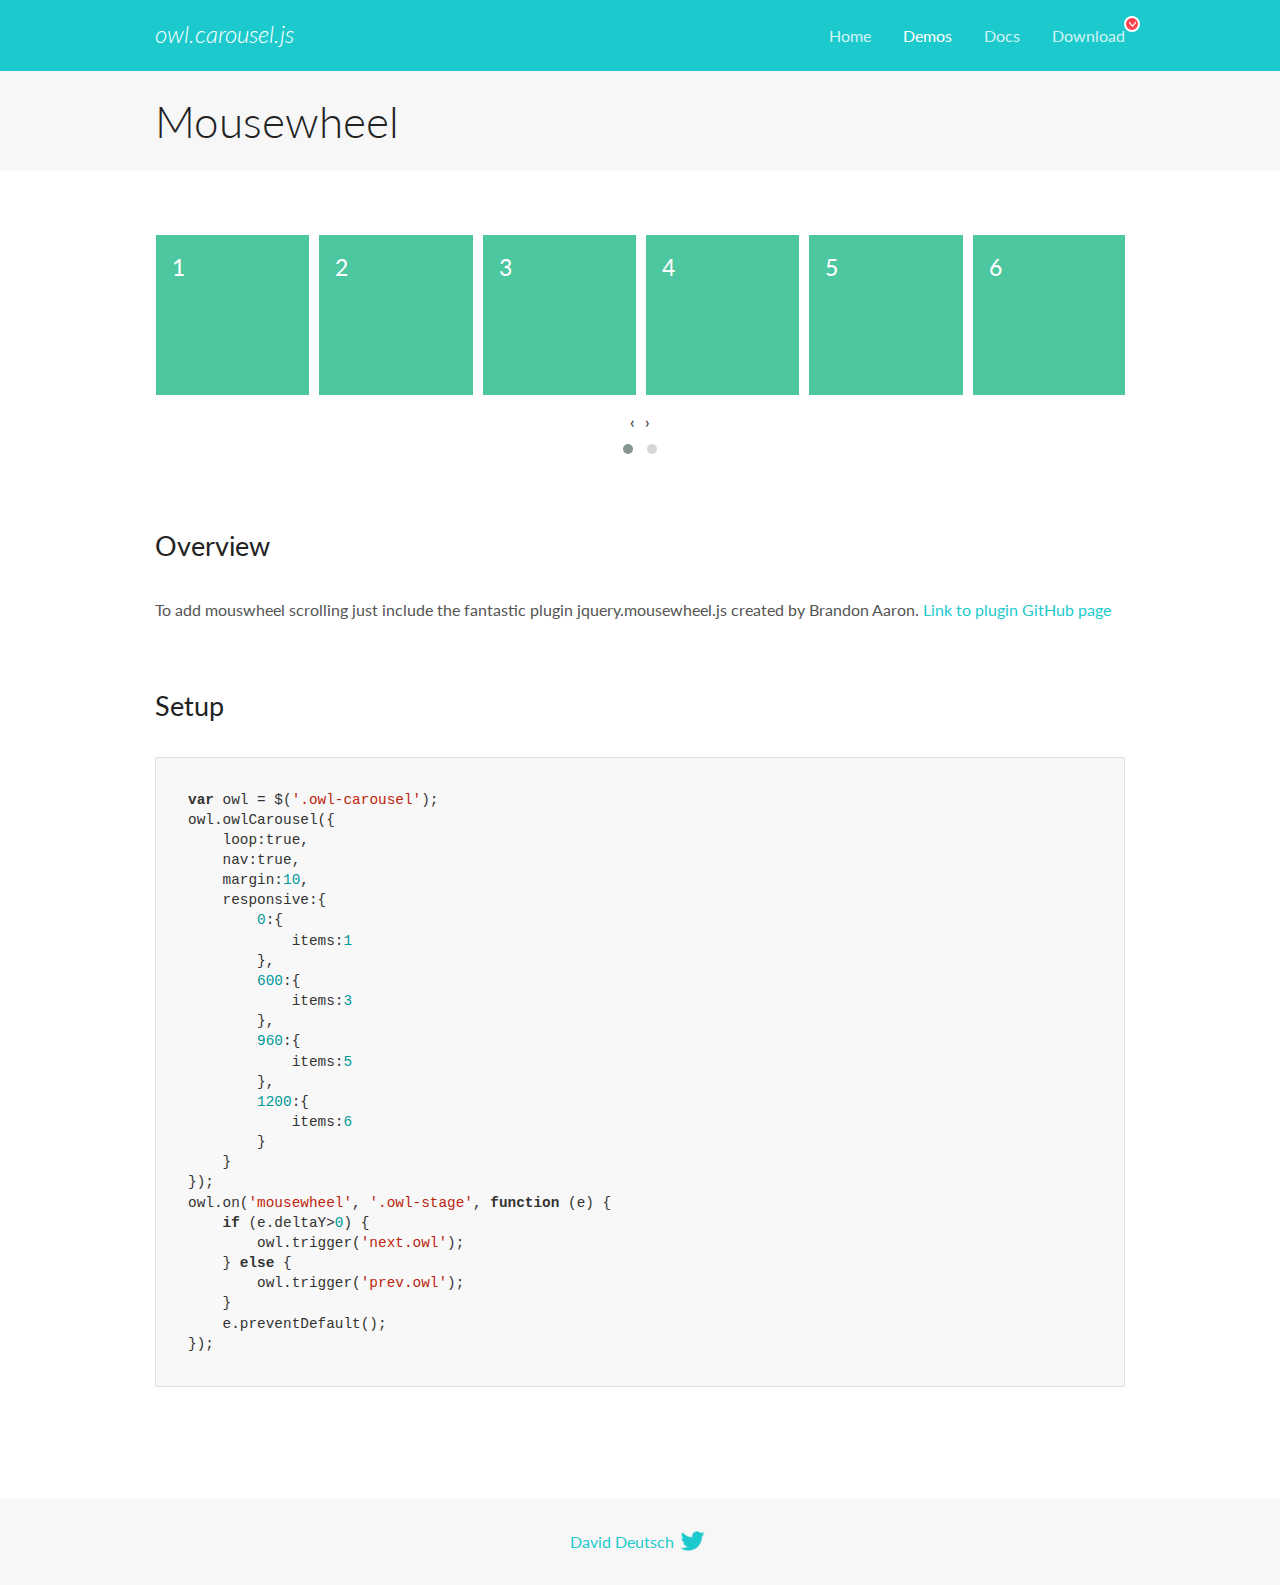
<file: owl/OwlCarousel2-2.3.4/docs/demos/mousewheel.html>
<!DOCTYPE html>
<html lang="en">
  <head>

    <!-- head -->
    <meta charset="utf-8">
    <meta name="msapplication-tap-highlight" content="no" />
    <meta name="viewport" content="width=device-width, initial-scale=1.0" />
    <meta name="description" content="Mousewheel usage demo">
    <meta name="author" content="David Deutsch">
    <title>
      Mousewheel Demo | Owl Carousel | 2.3.4
    </title>

    <!-- Stylesheets -->
    <link href='https://fonts.googleapis.com/css?family=Lato:300,400,700,400italic,300italic' rel='stylesheet' type='text/css'>
    <link rel="stylesheet" href="../assets/css/docs.theme.min.css">

    <!-- Owl Stylesheets -->
    <link rel="stylesheet" href="../assets/owlcarousel/assets/owl.carousel.min.css">
    <link rel="stylesheet" href="../assets/owlcarousel/assets/owl.theme.default.min.css">

    <!-- HTML5 shim and Respond.js IE8 support of HTML5 elements and media queries -->

    <!--[if lt IE 9]>
      <script src="https://oss.maxcdn.com/libs/html5shiv/3.7.0/html5shiv.js"></script>
      <script src="https://oss.maxcdn.com/libs/respond.js/1.3.0/respond.min.js"></script>
    <![endif]-->

    <!-- Favicons -->
    <link rel="apple-touch-icon-precomposed" sizes="144x144" href="../assets/ico/apple-touch-icon-144-precomposed.png">
    <link rel="shortcut icon" href="../assets/ico/favicon.png">
    <link rel="shortcut icon" href="favicon.ico">

    <!-- Yeah i know js should not be in header. Its required for demos.-->

    <!-- javascript -->
    <script src="../assets/vendors/jquery.min.js"></script>
    <script src="../assets/owlcarousel/owl.carousel.js"></script>
  </head>
  <body>

    <!-- header -->
    <header class="header">
      <div class="row">
        <div class="large-12 columns">
          <div class="brand left">
            <h3>
              <a href="/OwlCarousel2/">owl.carousel.js</a> 
            </h3>
          </div>
          <a id="toggle-nav" class="right">
            <span></span> <span></span> <span></span> 
          </a> 
          <div class="nav-bar">
            <ul class="clearfix">
              <li> <a href="/OwlCarousel2/index.html">Home</a>  </li>
              <li class="active">
                <a href="/OwlCarousel2/demos/demos.html">Demos</a> 
              </li>
              <li> <a href="/OwlCarousel2/docs/started-welcome.html">Docs</a>  </li>
              <li>
                <a href="https://github.com/OwlCarousel2/OwlCarousel2/archive/2.3.4.zip">Download</a> 
                <span class="download"></span> 
              </li>
            </ul>
          </div>
        </div>
      </div>
    </header>

    <!-- title -->
    <section class="title">
      <div class="row">
        <div class="large-12 columns">
          <h1>Mousewheel</h1>
        </div>
      </div>
    </section>

    <!--  Demos -->
    <section id="demos">
      <div class="row">
        <div class="large-12 columns">
          <div class="owl-carousel owl-theme">
            <div class="item">
              <h4>1</h4>
            </div>
            <div class="item">
              <h4>2</h4>
            </div>
            <div class="item">
              <h4>3</h4>
            </div>
            <div class="item">
              <h4>4</h4>
            </div>
            <div class="item">
              <h4>5</h4>
            </div>
            <div class="item">
              <h4>6</h4>
            </div>
            <div class="item">
              <h4>7</h4>
            </div>
            <div class="item">
              <h4>8</h4>
            </div>
            <div class="item">
              <h4>9</h4>
            </div>
            <div class="item">
              <h4>10</h4>
            </div>
            <div class="item">
              <h4>11</h4>
            </div>
            <div class="item">
              <h4>12</h4>
            </div>
          </div>
          <h3 id="overview">Overview</h3>
          <p>To add mouswheel scrolling just include the fantastic plugin jquery.mousewheel.js created by Brandon Aaron.
            <a href="https://github.com/brandonaaron/jquery-mousewheel">Link to plugin GitHub page</a> 
          </p>
          <h3 id="setup">Setup</h3>
          <pre><code>var owl = $(&#39;.owl-carousel&#39;);
owl.owlCarousel({
    loop:true,
    nav:true,
    margin:10,
    responsive:{
        0:{
            items:1
        },
        600:{
            items:3
        },            
        960:{
            items:5
        },
        1200:{
            items:6
        }
    }
});
owl.on(&#39;mousewheel&#39;, &#39;.owl-stage&#39;, function (e) {
    if (e.deltaY&gt;0) {
        owl.trigger(&#39;next.owl&#39;);
    } else {
        owl.trigger(&#39;prev.owl&#39;);
    }
    e.preventDefault();
});</code></pre>
          <script src="../assets/vendors/jquery.mousewheel.min.js"></script>
          <script>
            $(document).ready(function() {
              var owl = $('.owl-carousel');
              owl.owlCarousel({
                loop: true,
                nav: true,
                margin: 10,
                responsive: {
                  0: {
                    items: 1
                  },
                  600: {
                    items: 3
                  },
                  960: {
                    items: 5
                  },
                  1200: {
                    items: 6
                  }
                }
              });
              owl.on('mousewheel', '.owl-stage', function(e) {
                if (e.deltaY > 0) {
                  owl.trigger('next.owl');
                } else {
                  owl.trigger('prev.owl');
                }
                e.preventDefault();
              });
            })
          </script>
        </div>
      </div>
    </section>

    <!-- footer -->
    <footer class="footer">
      <div class="row">
        <div class="large-12 columns">
          <h5>
            <a href="/OwlCarousel2/docs/support-contact.html">David Deutsch</a> 
            <a id="custom-tweet-button" href="https://twitter.com/share?url=https://github.com/OwlCarousel2/OwlCarousel2&text=Owl Carousel - This is so awesome! " target="_blank"></a> 
          </h5>
        </div>
      </div>
    </footer>

    <!-- vendors -->
    <script src="../assets/vendors/highlight.js"></script>
    <script src="../assets/js/app.js"></script>
  </body>
</html>
</file>
